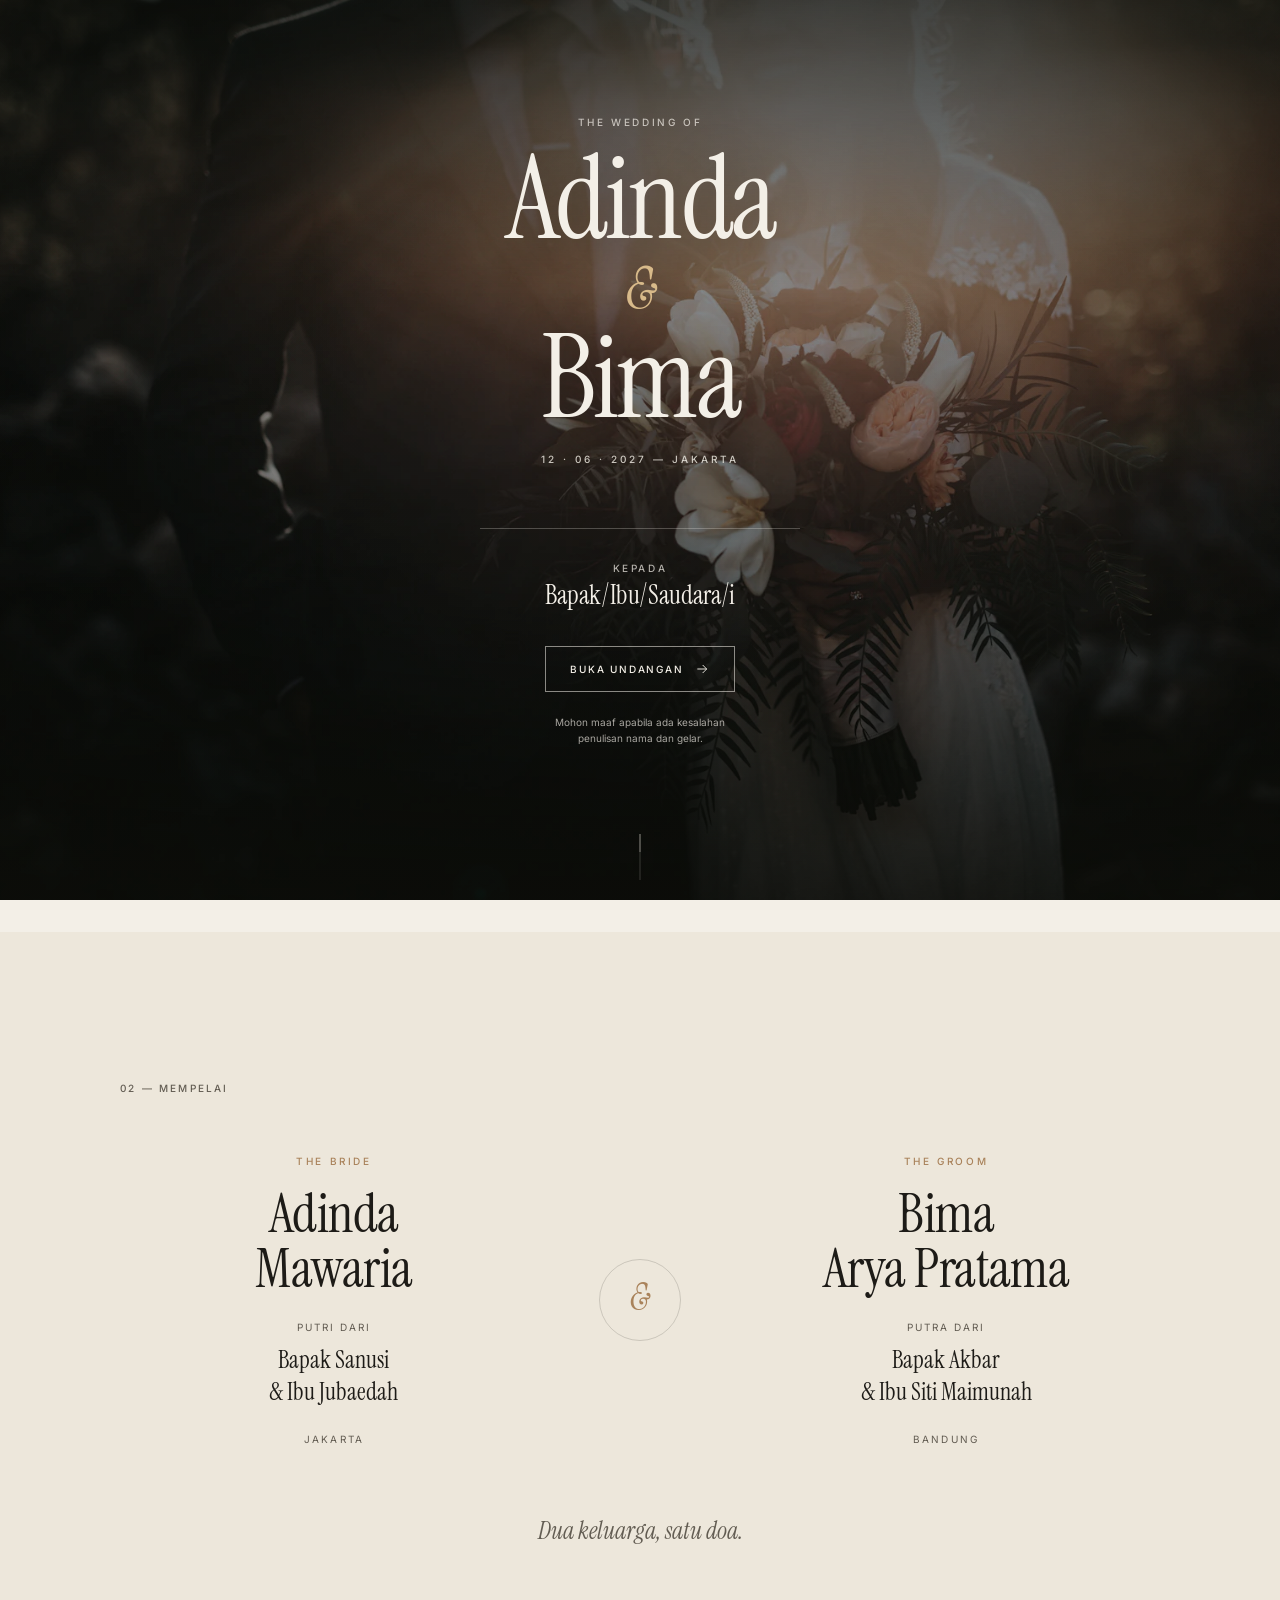
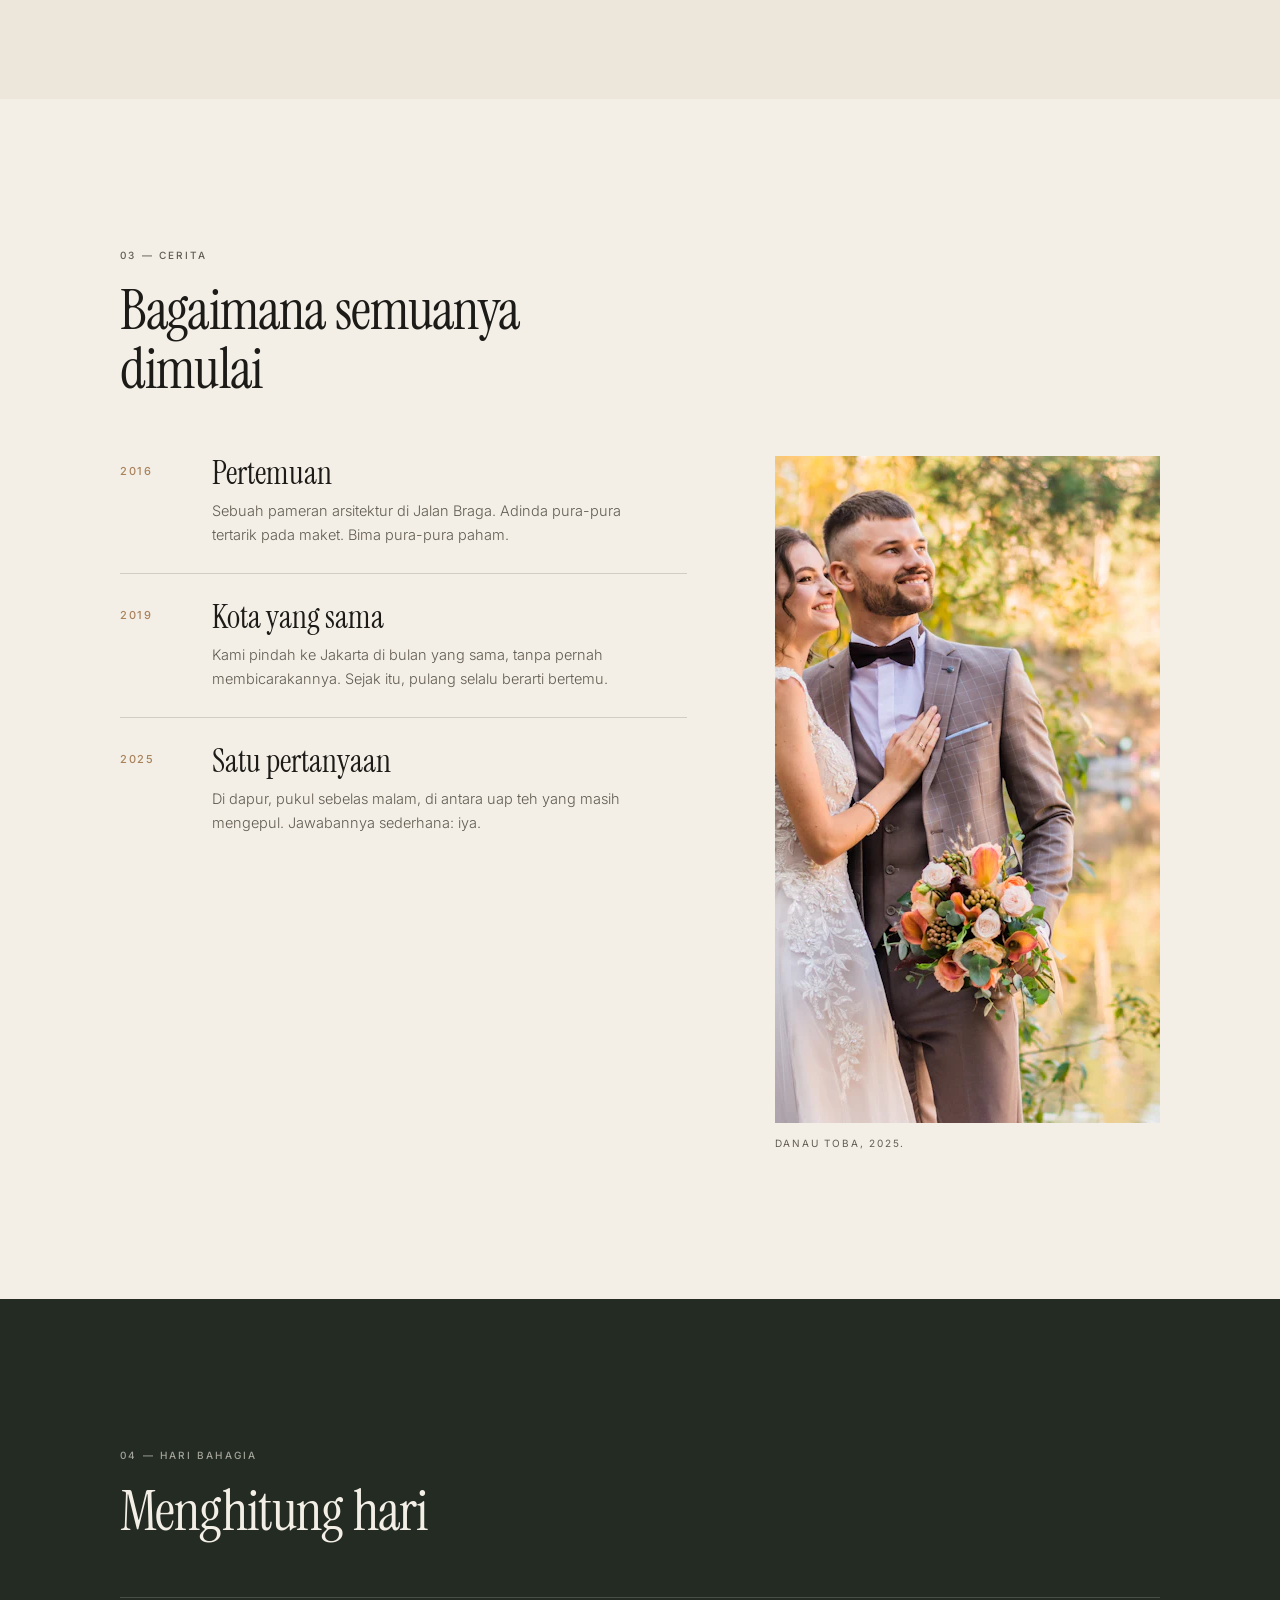
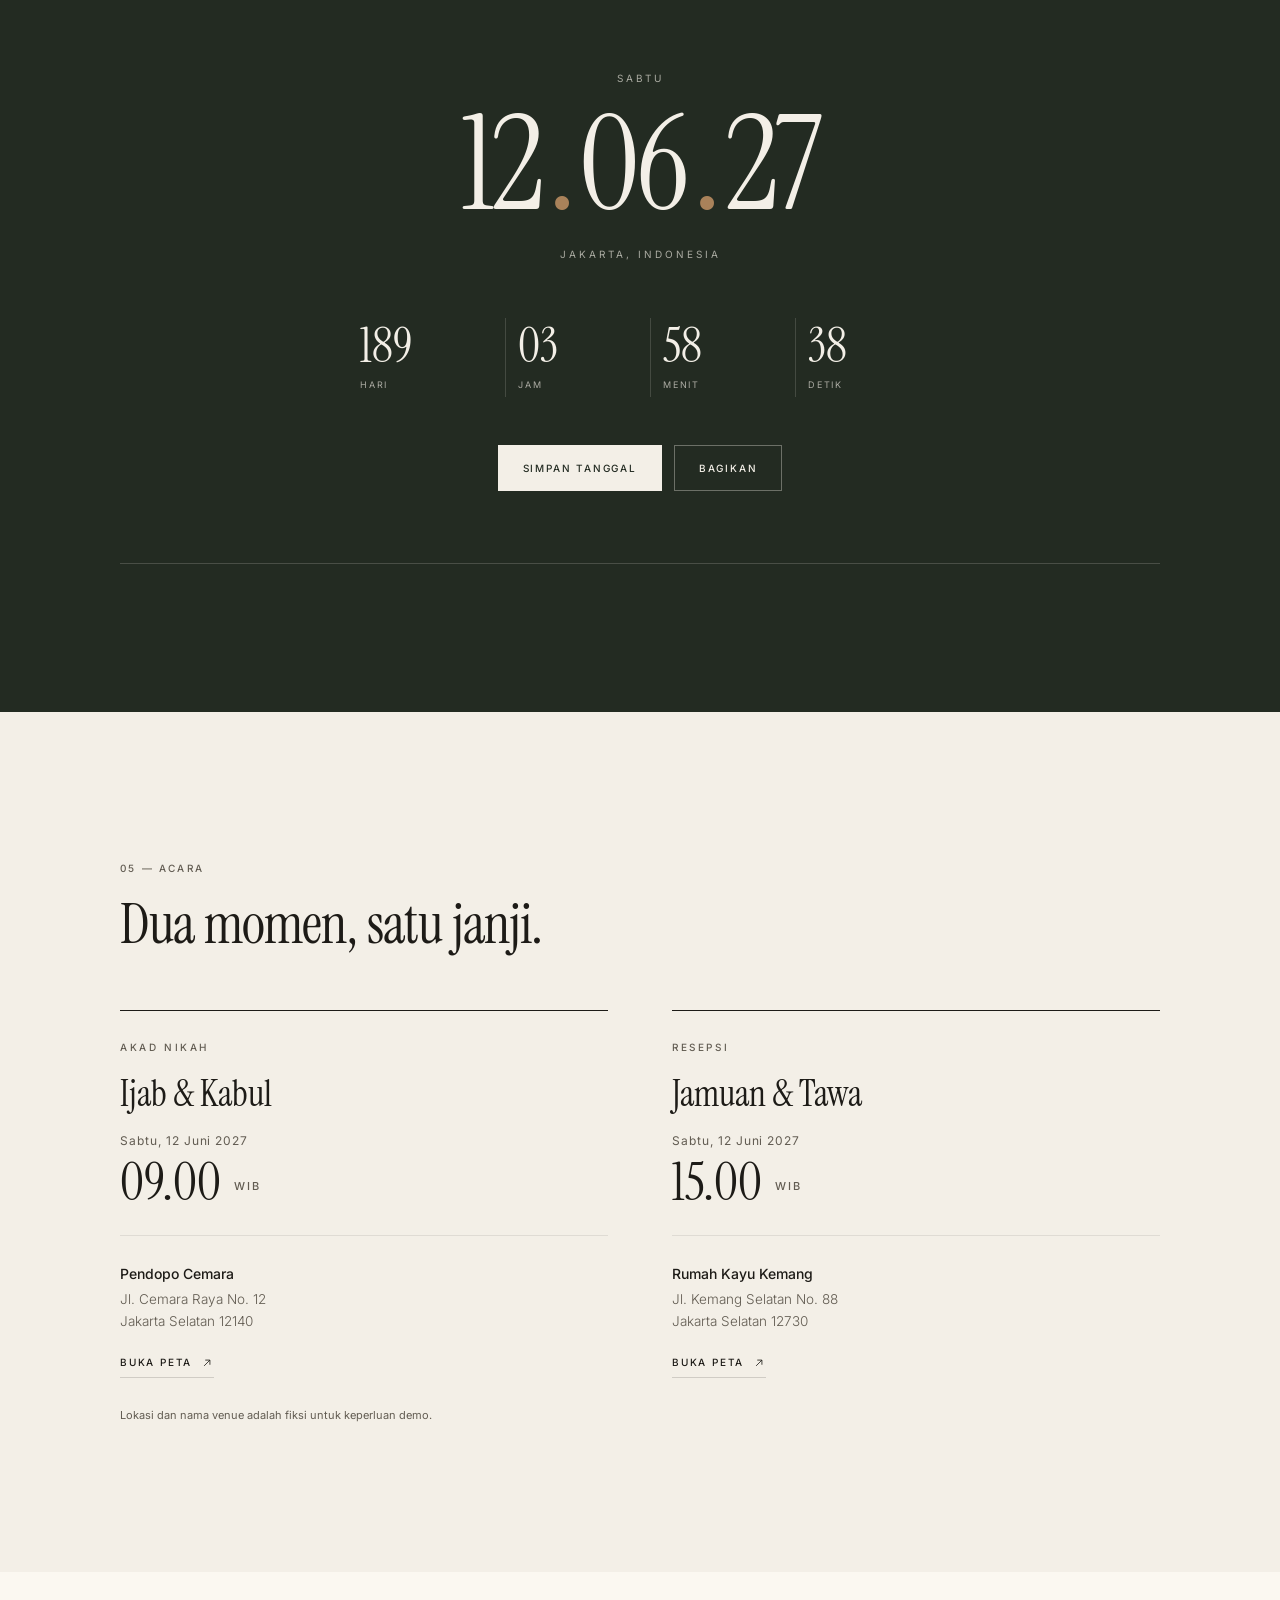
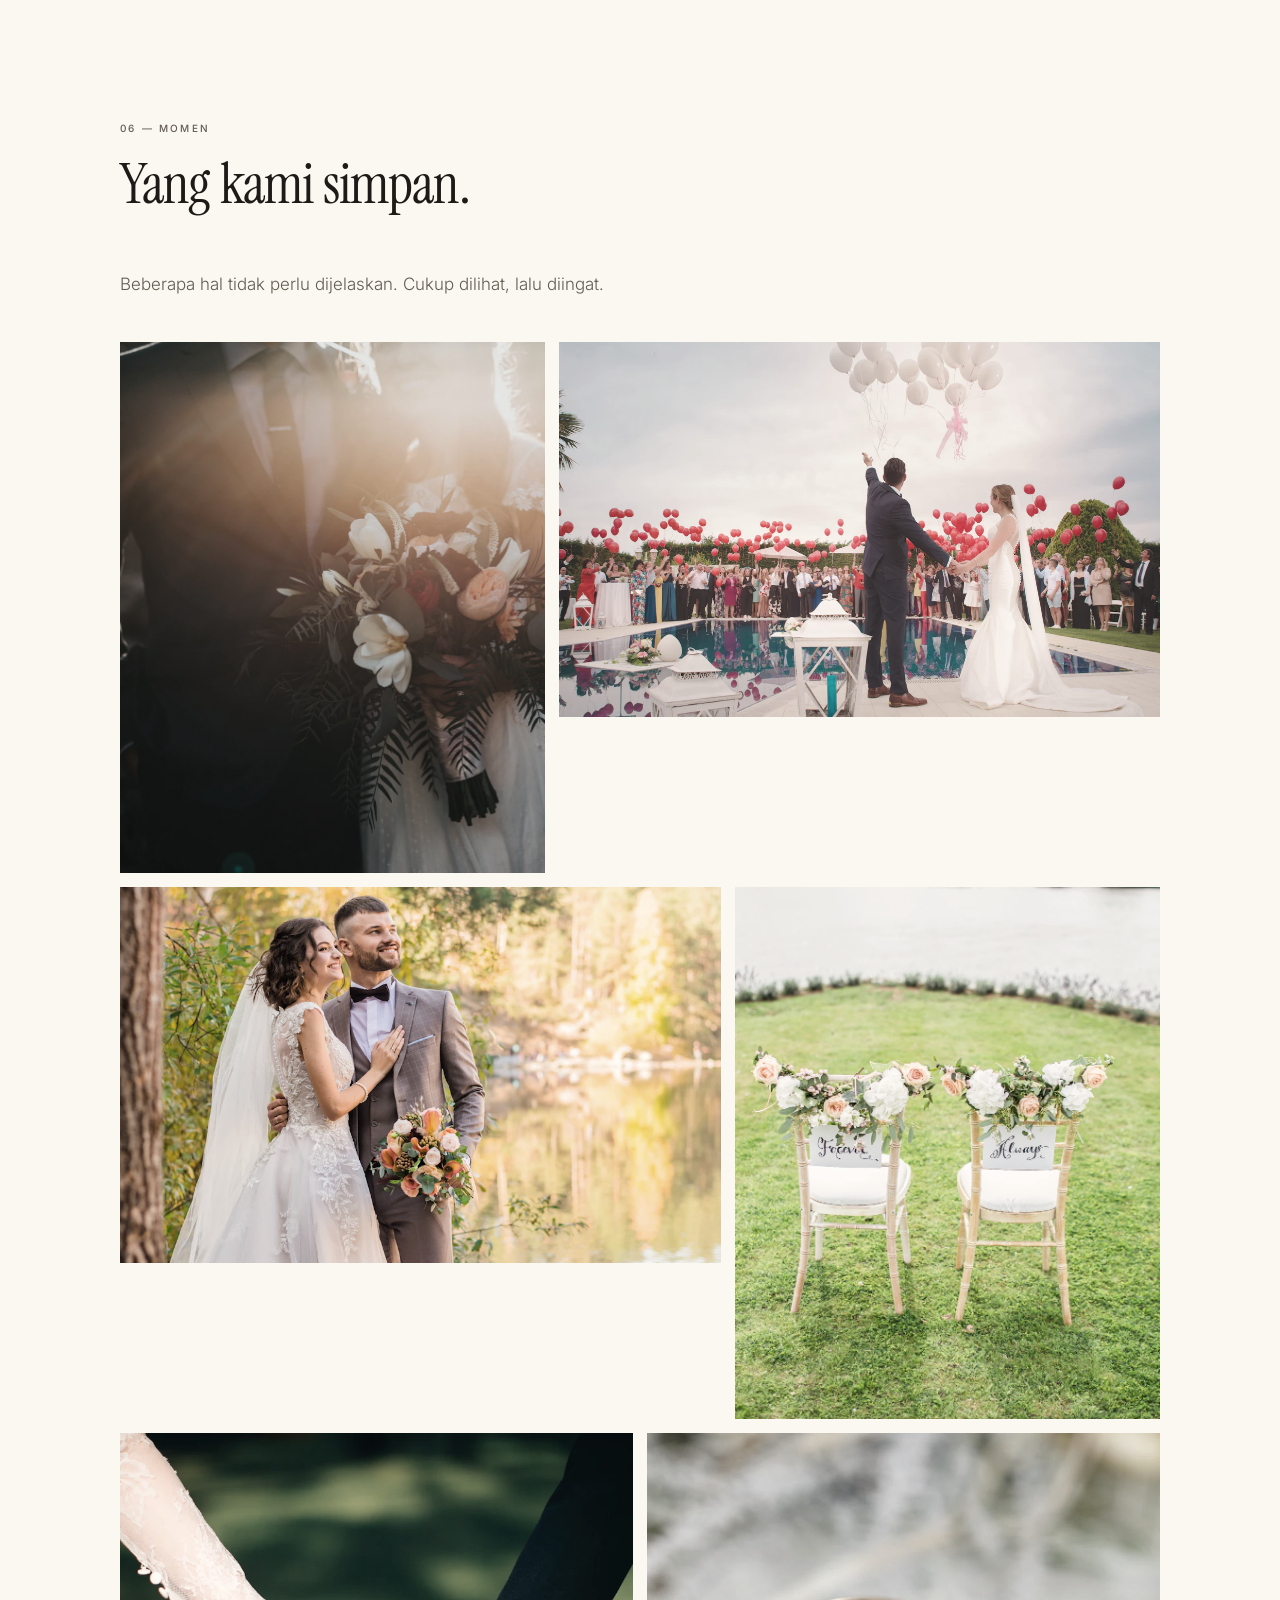
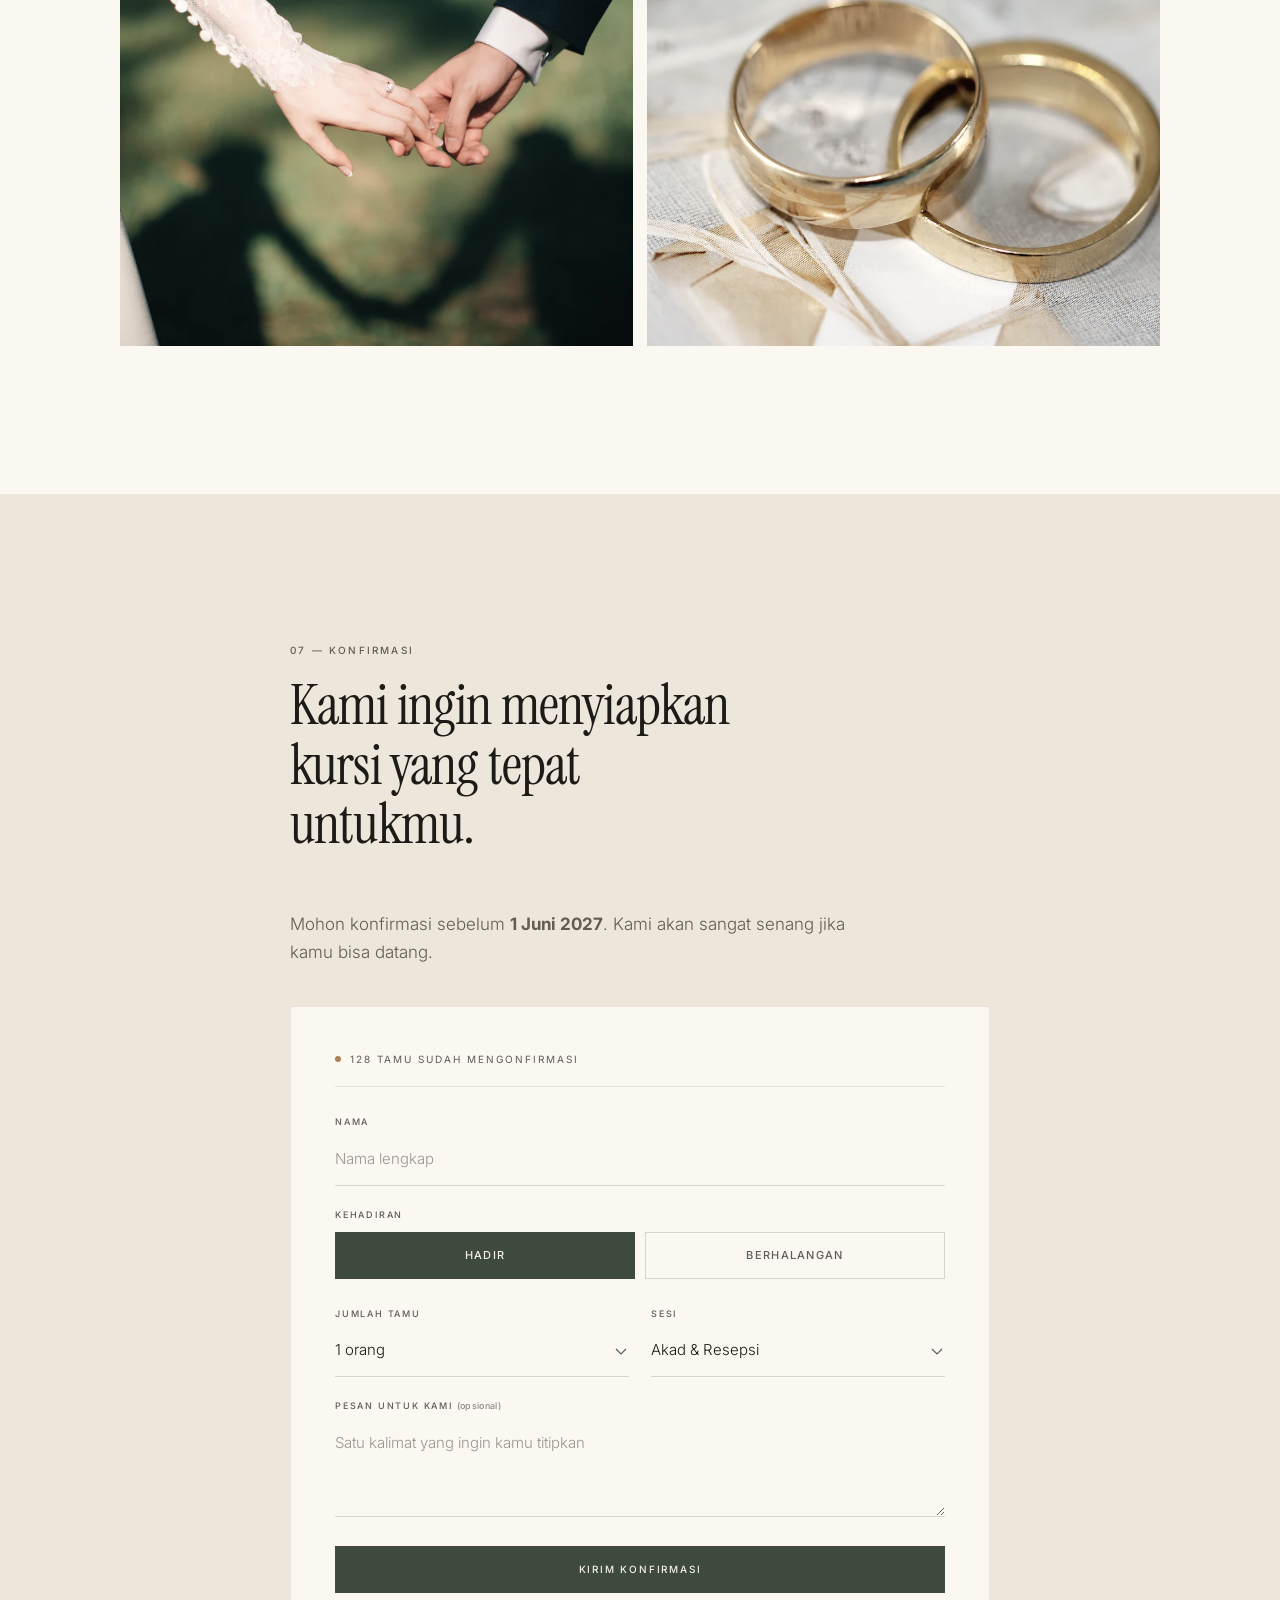
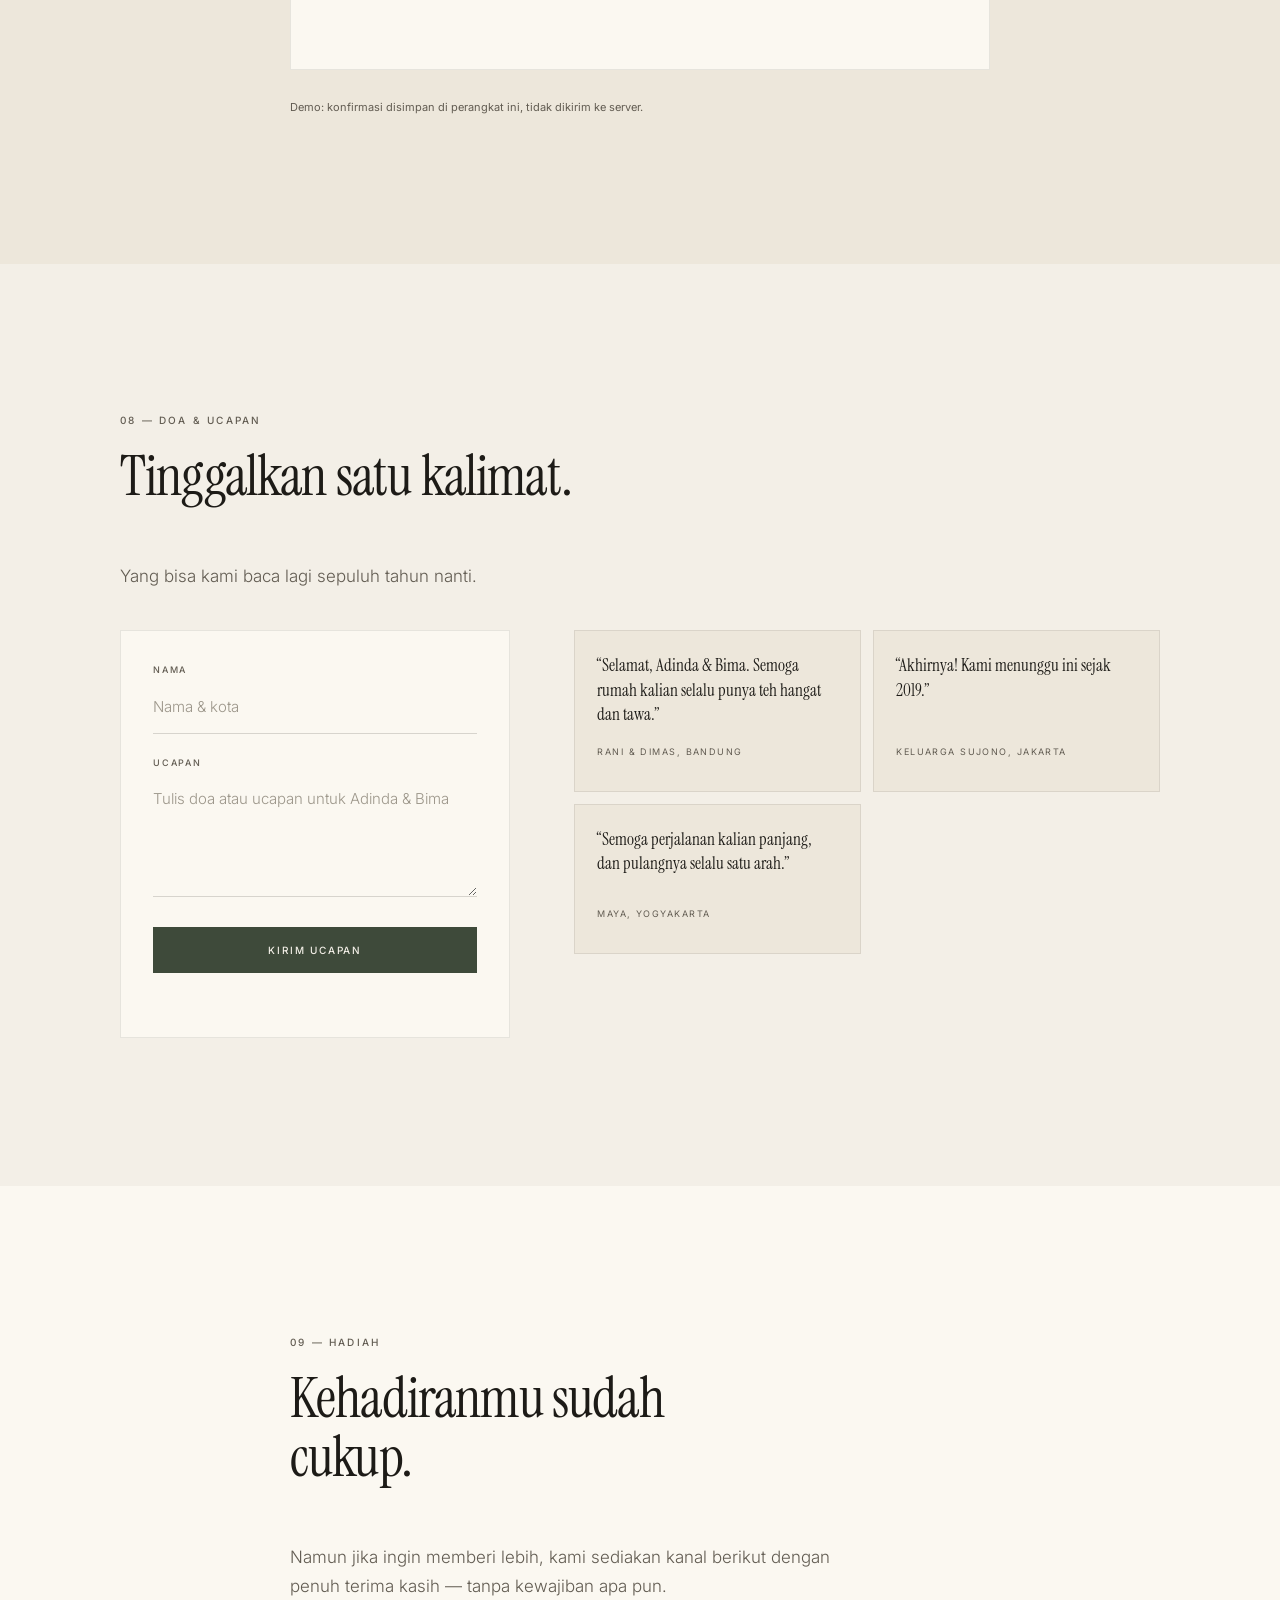
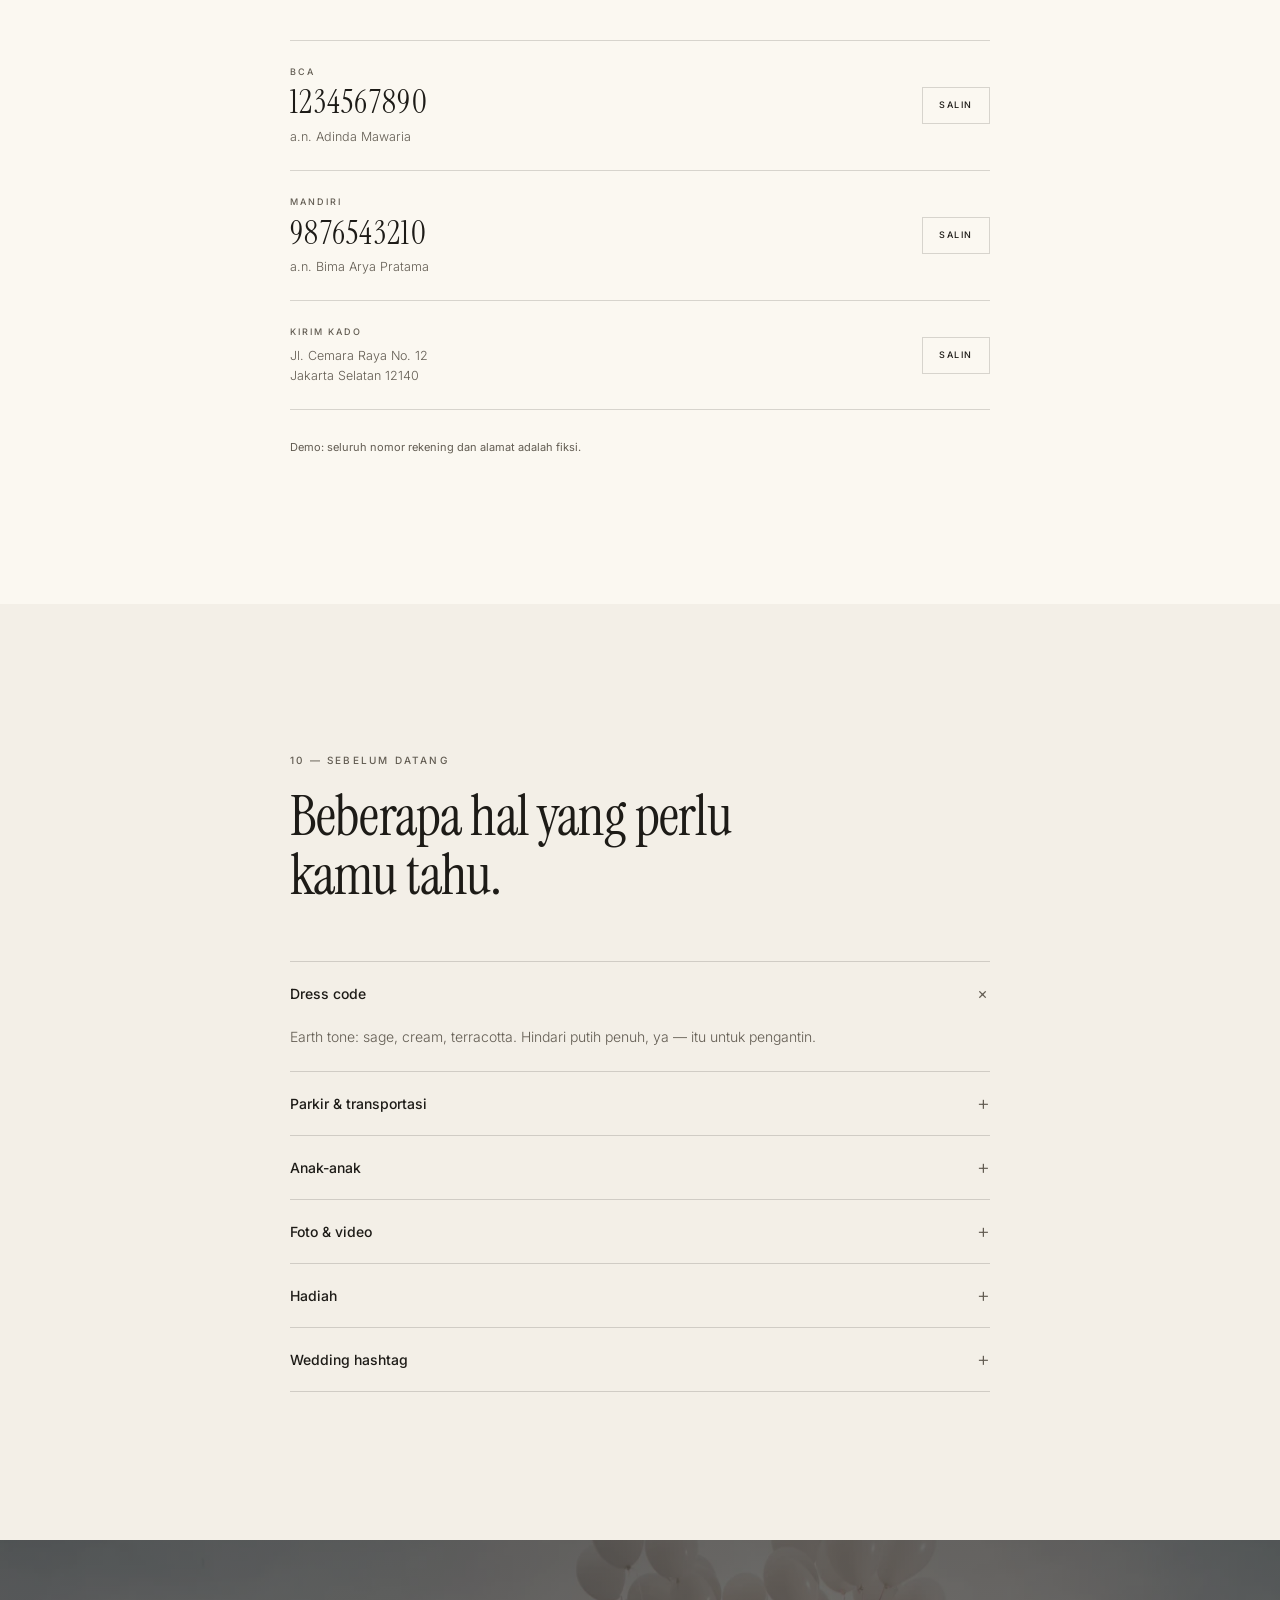
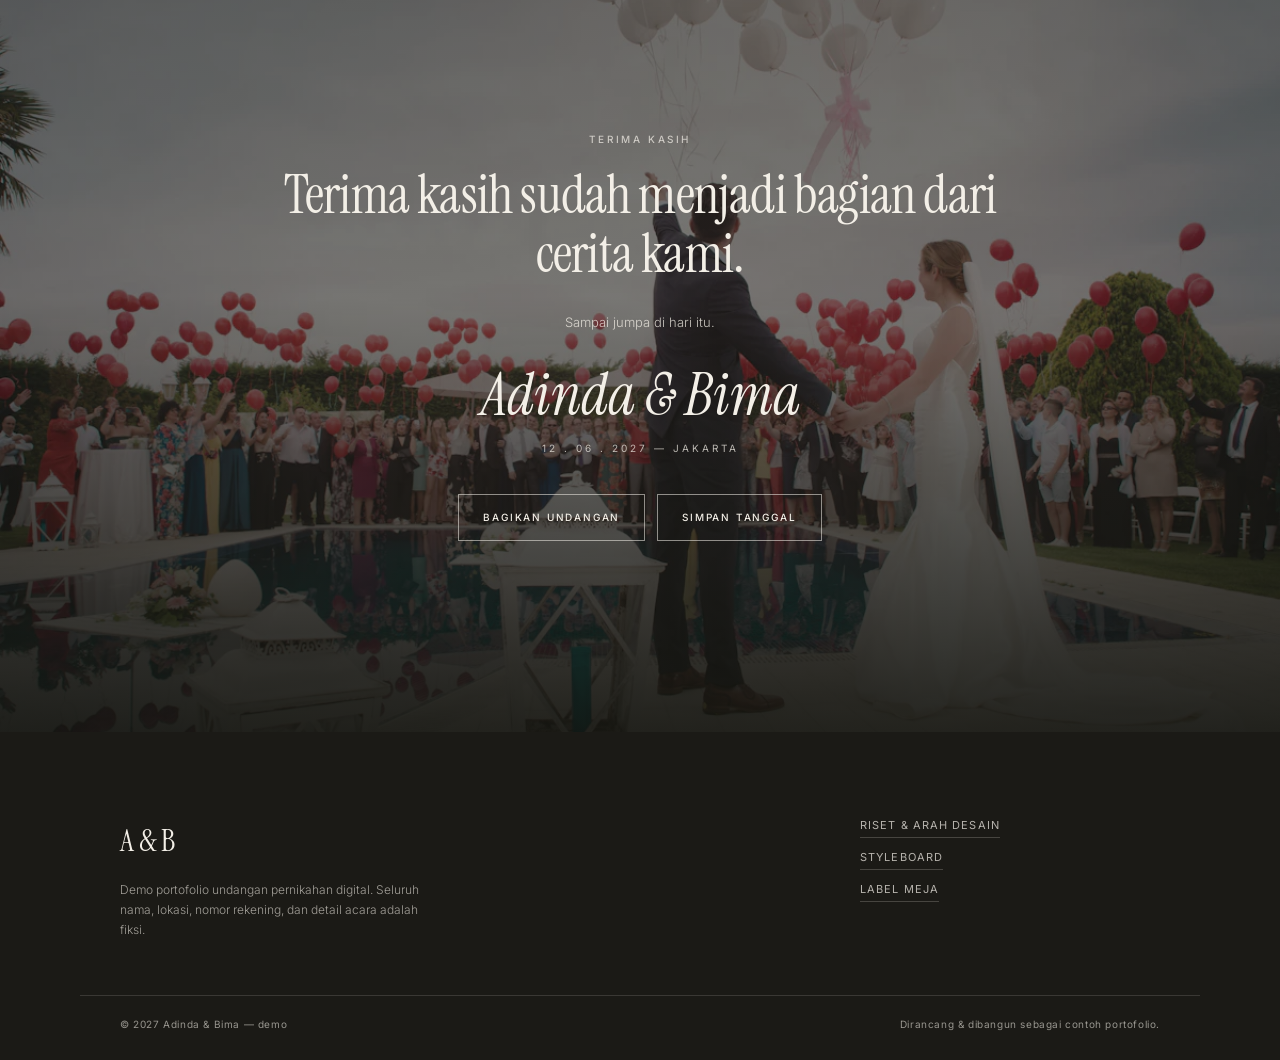
<file: index.html>
<!doctype html>
<html lang="id">
<head>
<meta charset="utf-8" />
<meta name="viewport" content="width=device-width, initial-scale=1, viewport-fit=cover" />
<title>Adinda &amp; Bima — 12 Juni 2027</title>
<meta name="description" content="Undangan pernikahan digital Adinda & Bima. 12 Juni 2027, Jakarta. Demo portofolio undangan pernikahan digital." />
<meta name="theme-color" content="#F3EFE7" />
<meta name="robots" content="index, follow" />
<link rel="canonical" href="https://adinda-bima.pages.dev/" />

<meta property="og:type" content="website" />
<meta property="og:site_name" content="Adinda & Bima" />
<meta property="og:title" content="Adinda & Bima — 12 Juni 2027" />
<meta property="og:description" content="Kami menikah, dan kami ingin merayakannya bersama orang-orang yang kami sayangi." />
<meta property="og:image" content="https://adinda-bima.pages.dev/assets/og.jpg" />
<meta property="og:image:width" content="1200" />
<meta property="og:image:height" content="630" />
<meta property="og:image:alt" content="Adinda dan Bima berfoto dengan buket bunga di bawah cahaya senja" />
<meta property="og:url" content="https://adinda-bima.pages.dev/" />
<meta name="twitter:card" content="summary_large_image" />

<link rel="icon" href="/assets/favicon.svg" type="image/svg+xml" />

<link rel="preconnect" href="https://fonts.googleapis.com" />
<link rel="preconnect" href="https://fonts.gstatic.com" crossorigin />
<link href="https://fonts.googleapis.com/css2?family=Instrument+Serif:ital@0;1&family=Inter:wght@300;400;500;600&display=swap" rel="stylesheet" />
<link rel="preload" as="image" href="assets/cover.webp" />
<link rel="stylesheet" href="styles.css" />
</head>
<body class="is-locked">

<a class="skip-link" href="#opening">Lewati ke isi undangan</a>

<div class="progress" aria-hidden="true"><span id="progressBar"></span></div>

<!-- ============ GATE ============ -->
<section class="gate" id="gate" aria-label="Sampul undangan">
  <div class="gate-media">
    <img src="assets/cover.webp" alt="Adinda dan Bima berfoto dengan buket bunga di bawah cahaya senja" fetchpriority="high" />
  </div>
  <div class="gate-scrim" aria-hidden="true"></div>

  <div class="gate-inner">
    <p class="eyebrow eyebrow-light">The Wedding Of</p>
    <h1 class="gate-names">Adinda<span class="gate-amp">&amp;</span>Bima</h1>
    <p class="gate-date">12 &middot; 06 &middot; 2027 &mdash; Jakarta</p>

    <div class="gate-guest">
      <span class="eyebrow eyebrow-light">Kepada</span>
      <p class="gate-guest-name" id="guestName">Bapak/Ibu/Saudara/i</p>
    </div>

    <button class="btn btn-outline-light" id="openInvitation" type="button">
      <span>Buka Undangan</span>
      <svg viewBox="0 0 24 24" fill="none" stroke="currentColor" stroke-width="1.4" aria-hidden="true"><path d="M5 12h14M13 6l6 6-6 6"/></svg>
    </button>

    <p class="gate-note">Mohon maaf apabila ada kesalahan penulisan nama dan gelar.</p>
  </div>

  <div class="gate-scroll" aria-hidden="true">
    <span></span>
  </div>
</section>

<div class="content" id="content" aria-hidden="true">

  <main>

  <!-- ============ 01 OPENING ============ -->
  <section class="section section-opening" id="opening">
    <div class="wrap reveal">
      <p class="sec-num">01 &mdash; Pembuka</p>
      <h2 class="statement">
        Kami menikah, dan kami ingin merayakannya bersama orang-orang yang <em>kami sayangi.</em>
      </h2>
      <p class="lede">
        Dengan penuh syukur, kami mengundang Bapak/Ibu/Saudara/i untuk menjadi bagian
        dari hari yang kami tunggu.
      </p>

      <figure class="pullquote">
        <blockquote>&ldquo;Rumah bukan tempat. Rumah adalah orang yang kita pilih untuk pulang.&rdquo;</blockquote>
        <figcaption>catatan kami</figcaption>
      </figure>

      <p class="signature">Adinda &amp; Bima</p>
    </div>
  </section>

  <!-- ============ 02 COUPLE ============ -->
  <section class="section section-couple" id="couple">
    <div class="wrap">
      <div class="sec-head reveal">
        <p class="sec-num">02 &mdash; Mempelai</p>
      </div>

      <div class="couple-grid">
        <article class="person reveal">
          <p class="eyebrow">The Bride</p>
          <h3 class="person-name">Adinda<br />Mawaria</h3>
          <p class="person-meta">Putri dari</p>
          <p class="person-parents">Bapak Sanusi<br />&amp; Ibu Jubaedah</p>
          <p class="person-origin">Jakarta</p>
        </article>

        <div class="couple-mark reveal" aria-hidden="true">
          <span>&amp;</span>
        </div>

        <article class="person reveal">
          <p class="eyebrow">The Groom</p>
          <h3 class="person-name">Bima<br />Arya Pratama</h3>
          <p class="person-meta">Putra dari</p>
          <p class="person-parents">Bapak Akbar<br />&amp; Ibu Siti Maimunah</p>
          <p class="person-origin">Bandung</p>
        </article>
      </div>

      <p class="couple-note reveal">Dua keluarga, satu doa.</p>
    </div>
  </section>

  <!-- ============ 03 STORY ============ -->
  <section class="section section-story" id="story">
    <div class="wrap">
      <div class="sec-head reveal">
        <p class="sec-num">03 &mdash; Cerita</p>
        <h2 class="sec-title">Bagaimana semuanya dimulai</h2>
      </div>

      <div class="story-layout">
        <div class="story-list">
          <article class="story-item reveal">
            <span class="story-year">2016</span>
            <div>
              <h3>Pertemuan</h3>
              <p>Sebuah pameran arsitektur di Jalan Braga. Adinda pura-pura tertarik pada maket. Bima pura-pura paham.</p>
            </div>
          </article>

          <article class="story-item reveal">
            <span class="story-year">2019</span>
            <div>
              <h3>Kota yang sama</h3>
              <p>Kami pindah ke Jakarta di bulan yang sama, tanpa pernah membicarakannya. Sejak itu, pulang selalu berarti bertemu.</p>
            </div>
          </article>

          <article class="story-item reveal">
            <span class="story-year">2025</span>
            <div>
              <h3>Satu pertanyaan</h3>
              <p>Di dapur, pukul sebelas malam, di antara uap teh yang masih mengepul. Jawabannya sederhana: iya.</p>
            </div>
          </article>
        </div>

        <figure class="story-media reveal">
          <img src="assets/gallery-5.webp" alt="Adinda dan Bima berfoto di tepi danau" loading="lazy" width="1000" height="667" />
          <figcaption>Danau Toba, 2025.</figcaption>
        </figure>
      </div>
    </div>
  </section>

  <!-- ============ 04 SAVE THE DATE ============ -->
  <section class="section section-date" id="date">
    <div class="wrap">
      <div class="sec-head reveal">
        <p class="sec-num">04 &mdash; Hari Bahagia</p>
        <h2 class="sec-title">Menghitung hari</h2>
      </div>

      <div class="date-block reveal">
        <p class="date-line">Sabtu</p>
        <p class="date-big">12<span>.</span>06<span>.</span>27</p>
        <p class="date-place">Jakarta, Indonesia</p>

        <div class="countdown" id="countdown" aria-label="Hitung mundur ke hari pernikahan">
          <div class="count-cell"><span class="count-num" id="cdDays">00</span><span class="count-label">Hari</span></div>
          <div class="count-cell"><span class="count-num" id="cdHours">00</span><span class="count-label">Jam</span></div>
          <div class="count-cell"><span class="count-num" id="cdMinutes">00</span><span class="count-label">Menit</span></div>
          <div class="count-cell"><span class="count-num" id="cdSeconds">00</span><span class="count-label">Detik</span></div>
        </div>

        <div class="date-actions">
          <button class="btn btn-solid" type="button" id="saveDate">Simpan Tanggal</button>
          <button class="btn btn-ghost" type="button" data-share>Bagikan</button>
        </div>
      </div>
    </div>
  </section>

  <!-- ============ 05 EVENTS ============ -->
  <section class="section section-events" id="events">
    <div class="wrap">
      <div class="sec-head reveal">
        <p class="sec-num">05 &mdash; Acara</p>
        <h2 class="sec-title">Dua momen, satu janji.</h2>
      </div>

      <div class="event-grid">
        <article class="event-card reveal">
          <p class="eyebrow">Akad Nikah</p>
          <h3 class="event-name">Ijab &amp; Kabul</h3>
          <p class="event-date">Sabtu, 12 Juni 2027</p>
          <p class="event-time">09.00 <span>WIB</span></p>
          <div class="event-rule" aria-hidden="true"></div>
          <p class="event-venue">Pendopo Cemara</p>
          <p class="event-address">Jl. Cemara Raya No. 12<br />Jakarta Selatan 12140</p>
          <a class="link-arrow" href="https://www.google.com/maps/search/?api=1&amp;query=Pendopo+Cemara+Jakarta" target="_blank" rel="noopener">
            Buka Peta
            <svg viewBox="0 0 24 24" fill="none" stroke="currentColor" stroke-width="1.4" aria-hidden="true"><path d="M7 17 17 7M9 7h8v8"/></svg>
          </a>
        </article>

        <article class="event-card reveal">
          <p class="eyebrow">Resepsi</p>
          <h3 class="event-name">Jamuan &amp; Tawa</h3>
          <p class="event-date">Sabtu, 12 Juni 2027</p>
          <p class="event-time">15.00 <span>WIB</span></p>
          <div class="event-rule" aria-hidden="true"></div>
          <p class="event-venue">Rumah Kayu Kemang</p>
          <p class="event-address">Jl. Kemang Selatan No. 88<br />Jakarta Selatan 12730</p>
          <a class="link-arrow" href="https://www.google.com/maps/search/?api=1&amp;query=Rumah+Kayu+Kemang+Jakarta" target="_blank" rel="noopener">
            Buka Peta
            <svg viewBox="0 0 24 24" fill="none" stroke="currentColor" stroke-width="1.4" aria-hidden="true"><path d="M7 17 17 7M9 7h8v8"/></svg>
          </a>
        </article>
      </div>

      <p class="footnote reveal">Lokasi dan nama venue adalah fiksi untuk keperluan demo.</p>
    </div>
  </section>

  <!-- ============ 06 GALLERY ============ -->
  <section class="section section-gallery" id="gallery">
    <div class="wrap">
      <div class="sec-head reveal">
        <p class="sec-num">06 &mdash; Momen</p>
        <h2 class="sec-title">Yang kami simpan.</h2>
      </div>
      <p class="lede left reveal">Beberapa hal tidak perlu dijelaskan. Cukup dilihat, lalu diingat.</p>

      <div class="gallery-grid" id="galleryGrid">
        <button class="shot shot-tall reveal" type="button" data-full="assets/cover.webp" data-caption="Senja di Taman Cemara, 2026.">
          <img src="assets/cover.webp" alt="Adinda dan Bima dengan buket bunga di bawah cahaya senja" loading="lazy" />
        </button>
        <button class="shot shot-wide reveal" type="button" data-full="assets/gallery-1.webp" data-caption="Melepas balon, sehari sebelum akad.">
          <img src="assets/gallery-1.webp" alt="Pasangan melepas balon di tepi kolam" loading="lazy" />
        </button>
        <button class="shot shot-wide reveal" type="button" data-full="assets/gallery-5.webp" data-caption="Danau Toba, 2025.">
          <img src="assets/gallery-5.webp" alt="Adinda dan Bima berfoto di tepi danau" loading="lazy" />
        </button>
        <button class="shot shot-tall reveal" type="button" data-full="assets/couple-a.webp" data-caption="Forever, always.">
          <img src="assets/couple-a.webp" alt="Dua kursi pengantin berhias bunga dengan tulisan Forever dan Always" loading="lazy" />
        </button>
        <button class="shot shot-square reveal" type="button" data-full="assets/gallery-3.webp" data-caption="Bayangan yang kebetulan berbentuk hati.">
          <img src="assets/gallery-3.webp" alt="Tangan pasangan saling menggenggam dengan bayangan berbentuk hati" loading="lazy" />
        </button>
        <button class="shot shot-square reveal" type="button" data-full="assets/couple-b.webp" data-caption="Dua cincin, satu janji.">
          <img src="assets/couple-b.webp" alt="Dua cincin pernikahan berwarna emas" loading="lazy" />
        </button>
      </div>
    </div>
  </section>

  <!-- ============ 07 RSVP ============ -->
  <section class="section section-rsvp" id="rsvp">
    <div class="wrap wrap-narrow">
      <div class="sec-head reveal">
        <p class="sec-num">07 &mdash; Konfirmasi</p>
        <h2 class="sec-title">Kami ingin menyiapkan kursi yang tepat untukmu.</h2>
      </div>
      <p class="lede left reveal">Mohon konfirmasi sebelum <strong>1 Juni 2027</strong>. Kami akan sangat senang jika kamu bisa datang.</p>

      <div class="rsvp-card reveal">
        <p class="rsvp-count" id="rsvpCount" aria-live="polite">128 tamu sudah mengonfirmasi</p>

        <form id="rsvpForm" novalidate>
          <div class="field">
            <label for="rsvpName">Nama</label>
            <input id="rsvpName" name="name" type="text" autocomplete="name" placeholder="Nama lengkap" required maxlength="80" />
          </div>

          <fieldset class="field">
            <legend>Kehadiran</legend>
            <div class="choice-row">
              <label class="choice">
                <input type="radio" name="attendance" value="hadir" checked />
                <span>Hadir</span>
              </label>
              <label class="choice">
                <input type="radio" name="attendance" value="berhalangan" />
                <span>Berhalangan</span>
              </label>
            </div>
          </fieldset>

          <div class="field-row">
            <div class="field">
              <label for="rsvpGuests">Jumlah tamu</label>
              <select id="rsvpGuests" name="guests">
                <option value="1">1 orang</option>
                <option value="2">2 orang</option>
                <option value="3">3 orang</option>
                <option value="4">4 orang</option>
              </select>
            </div>
            <div class="field">
              <label for="rsvpSession">Sesi</label>
              <select id="rsvpSession" name="session">
                <option>Akad &amp; Resepsi</option>
                <option>Akad</option>
                <option>Resepsi</option>
              </select>
            </div>
          </div>

          <div class="field">
            <label for="rsvpNote">Pesan untuk kami <span class="optional">(opsional)</span></label>
            <textarea id="rsvpNote" name="note" rows="3" maxlength="280" placeholder="Satu kalimat yang ingin kamu titipkan"></textarea>
          </div>

          <button class="btn btn-solid btn-wide" type="submit">Kirim Konfirmasi</button>
          <p class="form-status" id="rsvpStatus" role="status" aria-live="polite"></p>
        </form>

        <div class="rsvp-success" id="rsvpSuccess" hidden>
          <p class="success-mark" aria-hidden="true">&#10003;</p>
          <h3 id="rsvpSuccessTitle">Terima kasih.</h3>
          <p id="rsvpSuccessText">Kehadiranmu sudah kami catat.</p>
          <button class="btn btn-ghost" type="button" id="rsvpEdit">Ubah konfirmasi</button>
        </div>
      </div>
      <p class="footnote reveal">Demo: konfirmasi disimpan di perangkat ini, tidak dikirim ke server.</p>
    </div>
  </section>

  <!-- ============ 08 WISHES ============ -->
  <section class="section section-wishes" id="wishes">
    <div class="wrap">
      <div class="sec-head reveal">
        <p class="sec-num">08 &mdash; Doa &amp; Ucapan</p>
        <h2 class="sec-title">Tinggalkan satu kalimat.</h2>
      </div>
      <p class="lede left reveal">Yang bisa kami baca lagi sepuluh tahun nanti.</p>

      <div class="wishes-layout">
        <form class="wish-form reveal" id="wishForm" novalidate>
          <div class="field">
            <label for="wishName">Nama</label>
            <input id="wishName" name="name" type="text" placeholder="Nama &amp; kota" required maxlength="60" />
          </div>
          <div class="field">
            <label for="wishText">Ucapan</label>
            <textarea id="wishText" name="text" rows="4" placeholder="Tulis doa atau ucapan untuk Adinda &amp; Bima" required maxlength="280"></textarea>
          </div>
          <button class="btn btn-solid btn-wide" type="submit">Kirim Ucapan</button>
          <p class="form-status" id="wishStatus" role="status" aria-live="polite"></p>
        </form>

        <div class="wish-wall" id="wishWall" aria-live="polite">
          <!-- diisi oleh app.js -->
        </div>
      </div>
    </div>
  </section>

  <!-- ============ 09 GIFT ============ -->
  <section class="section section-gift" id="gift">
    <div class="wrap wrap-narrow">
      <div class="sec-head reveal">
        <p class="sec-num">09 &mdash; Hadiah</p>
        <h2 class="sec-title">Kehadiranmu sudah cukup.</h2>
      </div>
      <p class="lede left reveal">
        Namun jika ingin memberi lebih, kami sediakan kanal berikut dengan penuh
        terima kasih &mdash; tanpa kewajiban apa pun.
      </p>

      <div class="gift-list">
        <article class="gift-card reveal">
          <div>
            <p class="gift-bank">BCA</p>
            <p class="gift-number">1234567890</p>
            <p class="gift-holder">a.n. Adinda Mawaria</p>
          </div>
          <button class="btn btn-ghost btn-copy" type="button" data-copy="1234567890">Salin</button>
        </article>

        <article class="gift-card reveal">
          <div>
            <p class="gift-bank">Mandiri</p>
            <p class="gift-number">9876543210</p>
            <p class="gift-holder">a.n. Bima Arya Pratama</p>
          </div>
          <button class="btn btn-ghost btn-copy" type="button" data-copy="9876543210">Salin</button>
        </article>

        <article class="gift-card gift-address reveal">
          <div>
            <p class="gift-bank">Kirim Kado</p>
            <p class="gift-holder">Jl. Cemara Raya No. 12<br />Jakarta Selatan 12140</p>
          </div>
          <button class="btn btn-ghost btn-copy" type="button" data-copy="Jl. Cemara Raya No. 12, Jakarta Selatan 12140">Salin</button>
        </article>
      </div>

      <p class="footnote reveal">Demo: seluruh nomor rekening dan alamat adalah fiksi.</p>
    </div>
  </section>

  <!-- ============ 10 PRACTICAL ============ -->
  <section class="section section-practical" id="practical">
    <div class="wrap wrap-narrow">
      <div class="sec-head reveal">
        <p class="sec-num">10 &mdash; Sebelum Datang</p>
        <h2 class="sec-title">Beberapa hal yang perlu kamu tahu.</h2>
      </div>

      <div class="accordion reveal">
        <details open>
          <summary>Dress code</summary>
          <p>Earth tone: sage, cream, terracotta. Hindari putih penuh, ya &mdash; itu untuk pengantin.</p>
        </details>
        <details>
          <summary>Parkir &amp; transportasi</summary>
          <p>Parkir tersedia di area venue. Kami sarankan datang 20 menit lebih awal. Taksi online diantar sampai lobi.</p>
        </details>
        <details>
          <summary>Anak-anak</summary>
          <p>Dengan senang hati. Kami sediakan area bermain kecil di dekat taman.</p>
        </details>
        <details>
          <summary>Foto &amp; video</summary>
          <p>Silakan ambil foto sebanyak yang kamu mau. Kami hanya minta tidak menghalangi prosesi.</p>
        </details>
        <details>
          <summary>Hadiah</summary>
          <p>Doa restu adalah hadiah terindah. Jika ingin memberi, kanal amplop digital tersedia di bagian sebelumnya.</p>
        </details>
        <details>
          <summary>Wedding hashtag</summary>
          <p>#AdindaBima2027 &mdash; kami senang melihat momen dari sudut pandangmu.</p>
        </details>
      </div>
    </div>
  </section>

  <!-- ============ CLOSING ============ -->
  <section class="closing" id="closing">
    <img class="closing-media" src="assets/gallery-1.webp" alt="Adinda dan Bima melepas balon di tepi kolam" loading="lazy" />
    <div class="closing-scrim" aria-hidden="true"></div>
    <div class="closing-inner reveal">
      <p class="eyebrow eyebrow-light">Terima Kasih</p>
      <h2 class="closing-title">Terima kasih sudah menjadi bagian dari cerita kami.</h2>
      <p class="closing-line">Sampai jumpa di hari itu.</p>
      <p class="closing-names">Adinda &amp; Bima</p>
      <p class="closing-date">12 . 06 . 2027 &mdash; Jakarta</p>
      <div class="closing-actions">
        <button class="btn btn-outline-light" type="button" data-share>Bagikan Undangan</button>
        <button class="btn btn-outline-light" type="button" id="saveDateBottom">Simpan Tanggal</button>
      </div>
    </div>
  </section>

  </main>

  <footer class="footer">
    <div class="wrap footer-grid">
      <div>
        <p class="footer-mark">A &amp; B</p>
        <p class="footer-note">
          Demo portofolio undangan pernikahan digital. Seluruh nama, lokasi,
          nomor rekening, dan detail acara adalah fiksi.
        </p>
      </div>
      <div class="footer-links">
        <a href="https://github.com/ridwanafazn/undangan-digital/blob/main/RESEARCH.md" target="_blank" rel="noopener">Riset &amp; arah desain</a>
        <a href="styleboard.html">Styleboard</a>
        <a href="table-card.html">Label Meja</a>
      </div>
    </div>
    <div class="wrap footer-bottom">
      <span>&copy; 2027 Adinda &amp; Bima &mdash; demo</span>
      <span>Dirancang &amp; dibangun sebagai contoh portofolio.</span>
    </div>
  </footer>

</div><!-- /.content -->

<!-- ============ FLOATING UI ============ -->
<button class="music-btn" id="musicToggle" type="button" aria-pressed="false" aria-label="Nyalakan musik" hidden>
  <svg class="icon-off" viewBox="0 0 24 24" fill="none" stroke="currentColor" stroke-width="1.4" aria-hidden="true">
    <path d="M4 9v6h4l5 4V5L8 9H4Z"/><path d="m17 9 4 6M21 9l-4 6"/>
  </svg>
  <svg class="icon-on" viewBox="0 0 24 24" fill="none" stroke="currentColor" stroke-width="1.4" aria-hidden="true">
    <path d="M4 9v6h4l5 4V5L8 9H4Z"/><path d="M17 8.5a5 5 0 0 1 0 7M19.5 6a8.5 8.5 0 0 1 0 12"/>
  </svg>
</button>

<nav class="dock" id="dock" aria-label="Navigasi undangan" hidden>
  <a href="#opening" data-nav="opening">
    <svg viewBox="0 0 24 24" fill="none" stroke="currentColor" stroke-width="1.4" aria-hidden="true"><path d="M4 11 12 4l8 7v9H4v-9Z"/><path d="M9 20v-6h6v6"/></svg>
    <span>Beranda</span>
  </a>
  <a href="#couple" data-nav="couple">
    <svg viewBox="0 0 24 24" fill="none" stroke="currentColor" stroke-width="1.4" aria-hidden="true"><circle cx="9" cy="12" r="4.2"/><circle cx="15" cy="12" r="4.2"/></svg>
    <span>Pasangan</span>
  </a>
  <a href="#events" data-nav="events">
    <svg viewBox="0 0 24 24" fill="none" stroke="currentColor" stroke-width="1.4" aria-hidden="true"><rect x="4" y="5" width="16" height="15" rx="1.5"/><path d="M4 9h16M8 3v4M16 3v4"/></svg>
    <span>Acara</span>
  </a>
  <a href="#rsvp" data-nav="rsvp">
    <svg viewBox="0 0 24 24" fill="none" stroke="currentColor" stroke-width="1.4" aria-hidden="true"><rect x="3.5" y="5.5" width="17" height="13" rx="1.5"/><path d="m4 7 8 6 8-6"/></svg>
    <span>RSVP</span>
  </a>
  <a href="#gift" data-nav="gift">
    <svg viewBox="0 0 24 24" fill="none" stroke="currentColor" stroke-width="1.4" aria-hidden="true"><rect x="4" y="9" width="16" height="11" rx="1"/><path d="M3 9h18v4H3zM12 9v11M12 9c-3 0-5-1-5-3a2 2 0 0 1 4 0c0 2 1 3 1 3Zm0 0c3 0 5-1 5-3a2 2 0 0 0-4 0c0 2-1 3-1 3Z"/></svg>
    <span>Hadiah</span>
  </a>
</nav>

<!-- ============ LIGHTBOX ============ -->
<dialog class="lightbox" id="lightbox">
  <button class="lightbox-close" type="button" id="lightboxClose" aria-label="Tutup foto">&times;</button>
  <img id="lightboxImg" alt="" />
  <p id="lightboxCaption"></p>
</dialog>

<script src="app.js"></script>
</body>
</html>
</file>
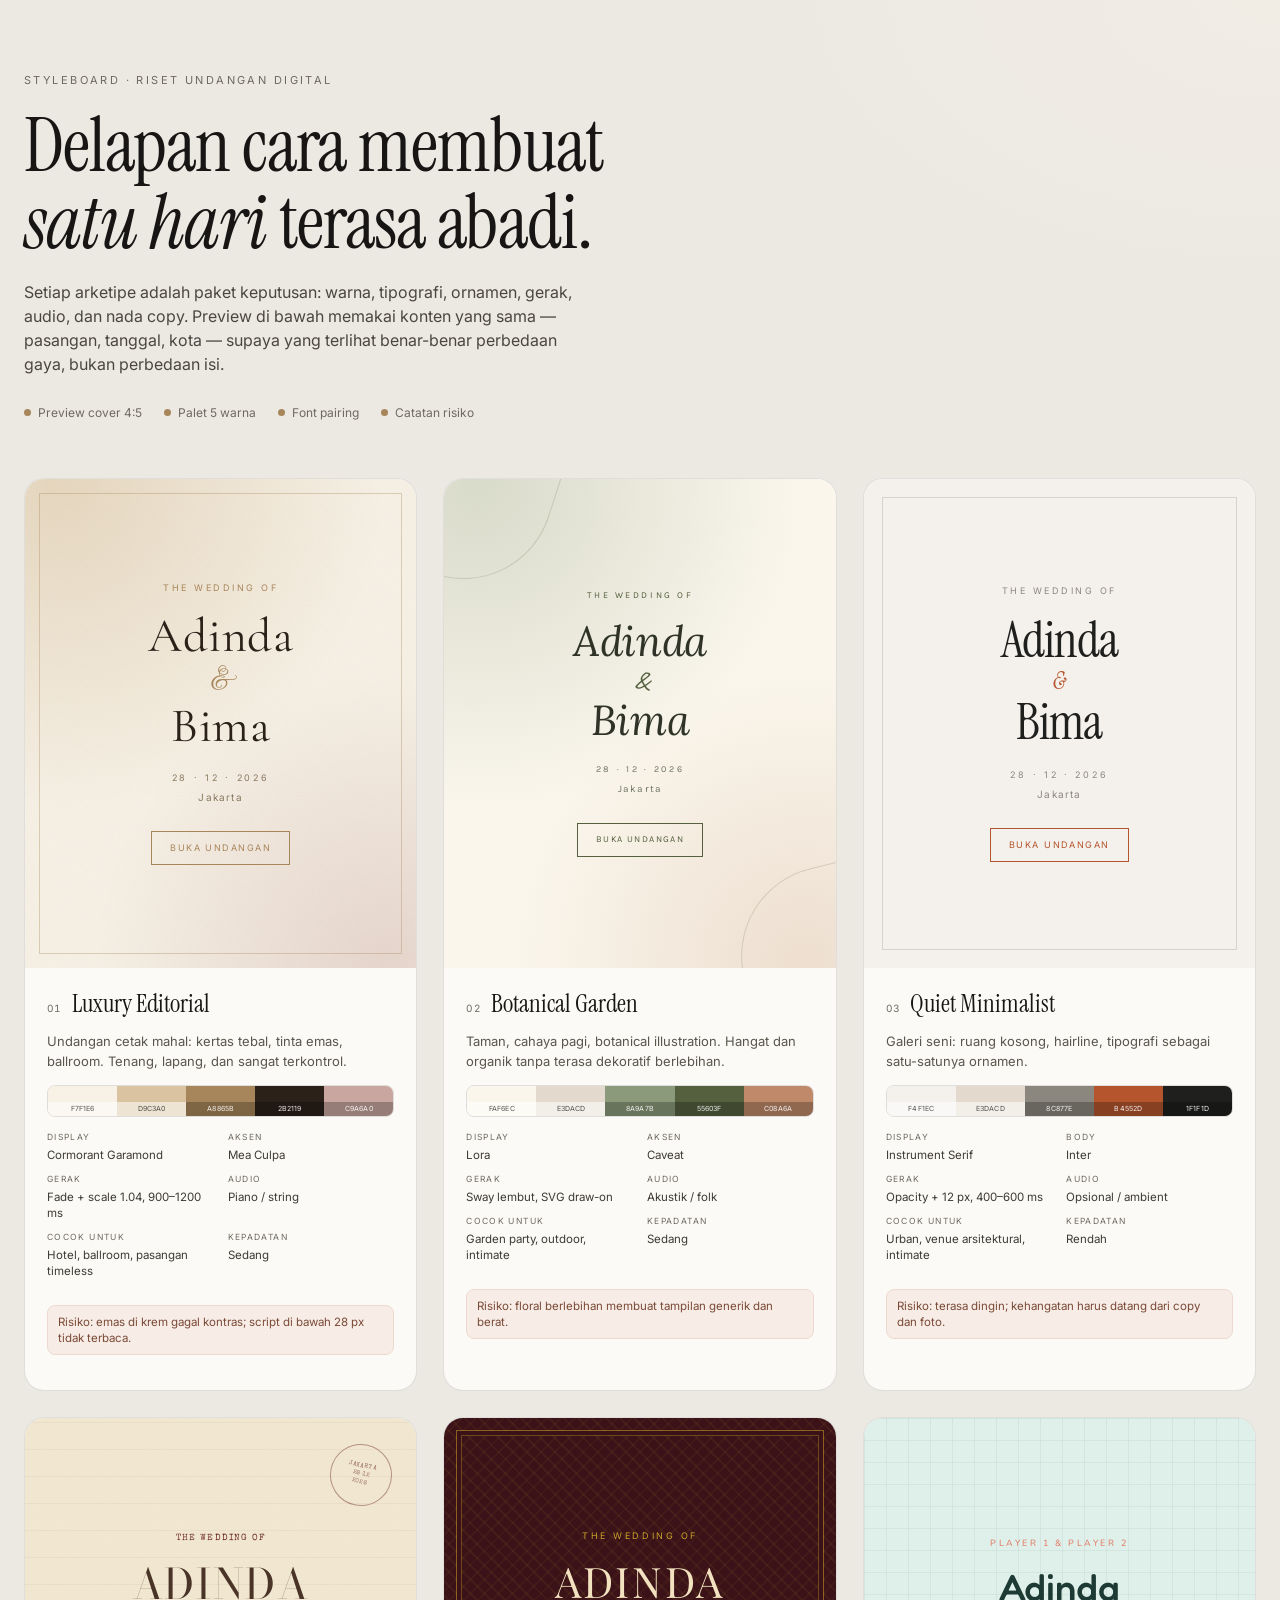
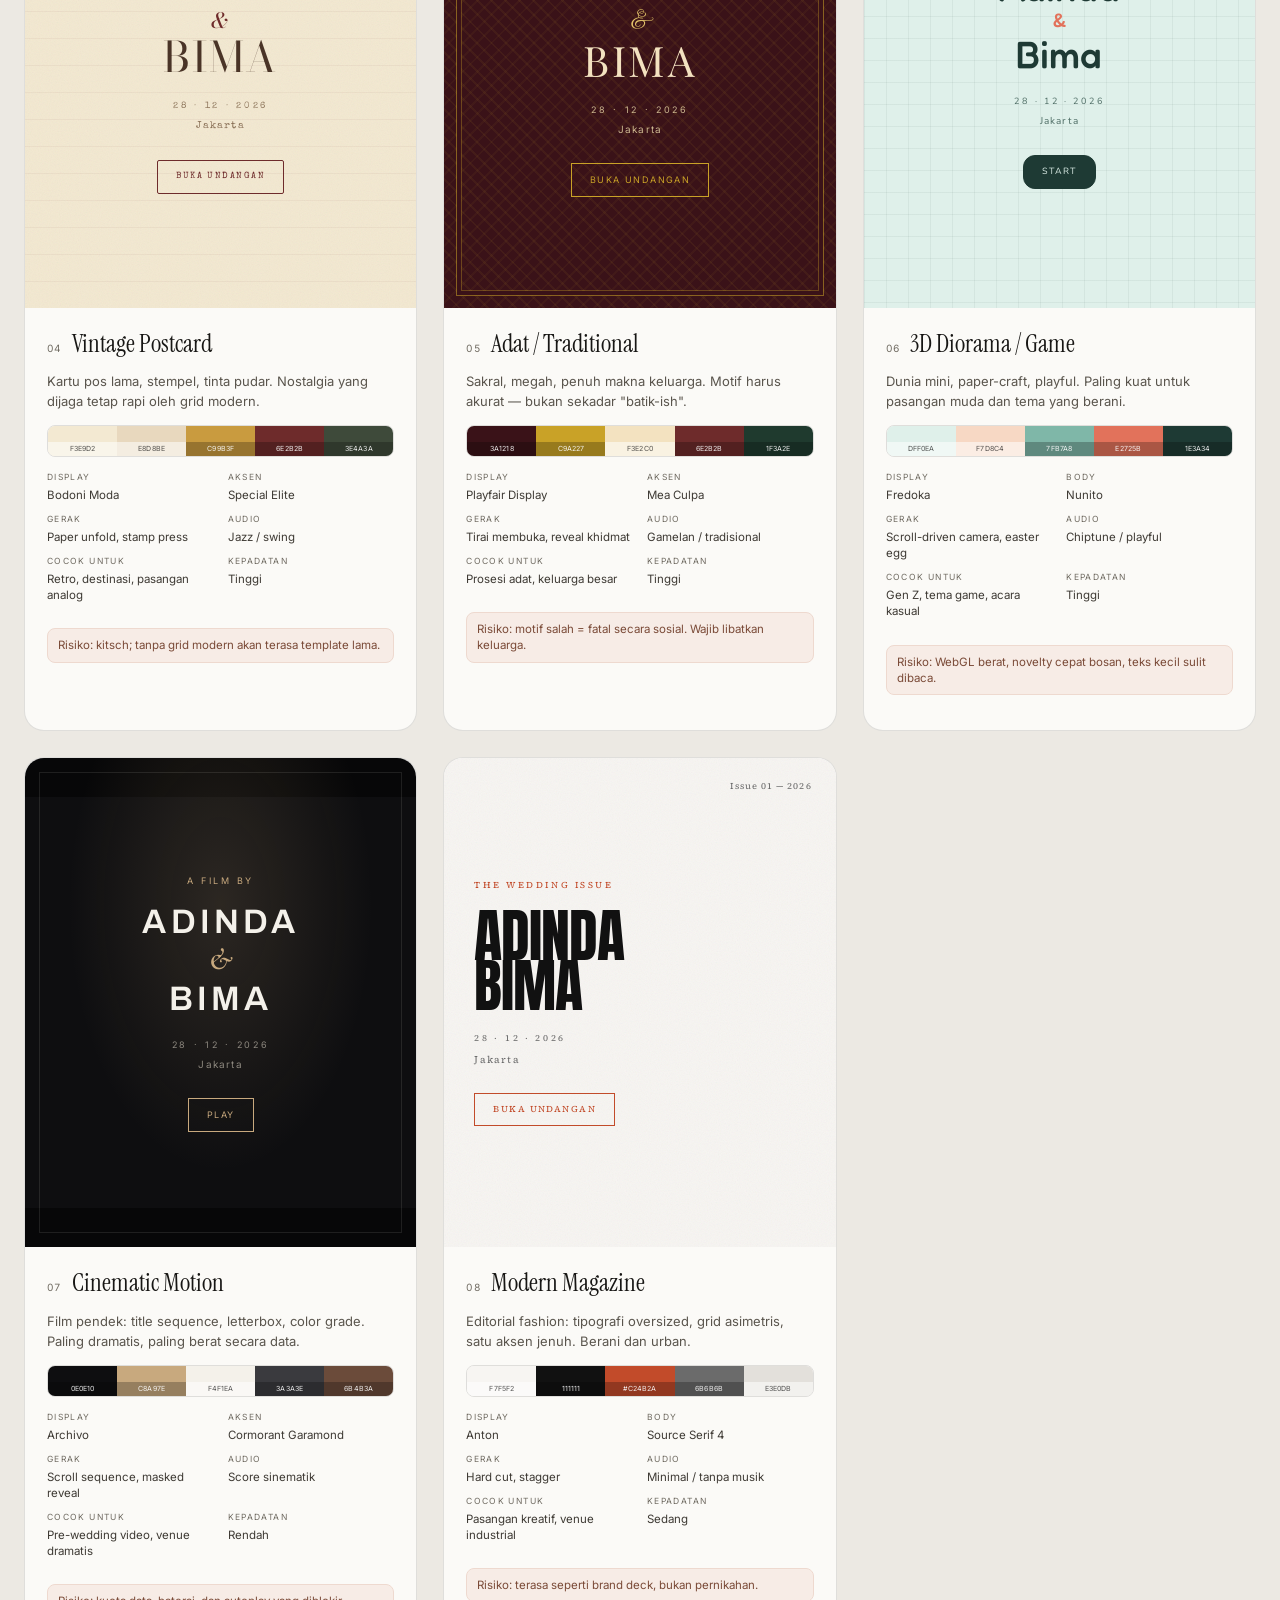
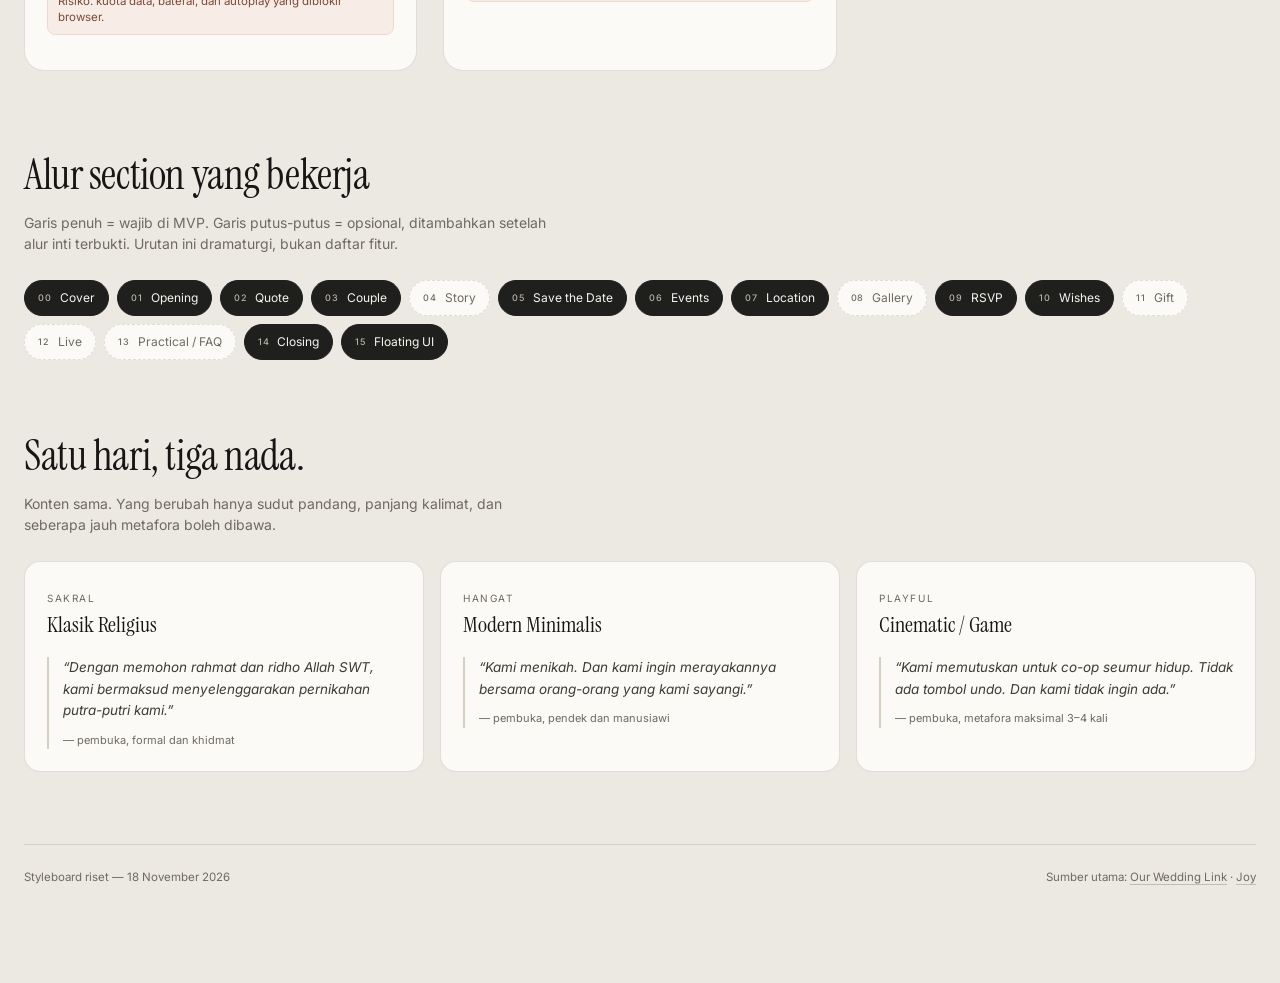
<file: styleboard.html>
<!doctype html>
<html lang="id">
<head>
<meta charset="utf-8" />
<meta name="viewport" content="width=device-width, initial-scale=1" />
<title>Styleboard — Undangan Pernikahan Digital</title>
<link rel="icon" href="/assets/favicon.svg" type="image/svg+xml" />
<link rel="preconnect" href="https://fonts.googleapis.com">
<link rel="preconnect" href="https://fonts.gstatic.com" crossorigin>
<link href="https://fonts.googleapis.com/css2?family=Anton&family=Archivo:wght@400;600&family=Bodoni+Moda:opsz,wght@6..96,400;6..96,600&family=Caveat:wght@500&family=Cormorant+Garamond:ital,wght@0,400;0,500;0,600;1,400&family=Fredoka:wght@400;500&family=Instrument+Serif:ital@0;1&family=Inter:wght@300;400;500;600&family=Karla:wght@400;500&family=Lora:ital,wght@0,400;0,500;1,400&family=Mea+Culpa&family=Nunito:wght@300;400;600&family=Playfair+Display:ital,wght@0,400;0,600;1,400&family=Source+Serif+4:ital,opsz,wght@0,8..60,400;1,8..60,400&family=Special+Elite&display=swap" rel="stylesheet">
<style>
  *, *::before, *::after { box-sizing: border-box; }
  :root {
    --page: #ece9e3;
    --paper: #fbfaf7;
    --ink: #171614;
    --muted: #6f6a61;
    --line: rgba(23,22,20,.12);
  }
  html { -webkit-text-size-adjust: 100%; }
  body {
    margin: 0;
    background:
      radial-gradient(1200px 600px at 15% -10%, #f7f4ee 0%, transparent 60%),
      radial-gradient(900px 500px at 100% 0%, #f1ede5 0%, transparent 55%),
      var(--page);
    color: var(--ink);
    font-family: "Inter", system-ui, -apple-system, sans-serif;
    font-weight: 400;
    line-height: 1.5;
  }
  .board { max-width: 1440px; margin: 0 auto; padding: 72px 24px 96px; }

  /* ---------- header ---------- */
  header.top { max-width: 860px; margin-bottom: 56px; }
  .kicker {
    font-size: 11px; letter-spacing: .22em; text-transform: uppercase;
    color: var(--muted); margin: 0 0 18px;
  }
  h1.title {
    font-family: "Instrument Serif", Georgia, serif;
    font-weight: 400; font-size: clamp(40px, 7vw, 76px);
    line-height: 1.02; letter-spacing: -.015em; margin: 0 0 18px;
  }
  h1.title em { font-style: italic; }
  .lede { font-size: 16px; color: #4b4740; max-width: 56ch; margin: 0; }
  .legend {
    display: flex; flex-wrap: wrap; gap: 10px 22px; margin-top: 28px;
    font-size: 12px; color: var(--muted);
  }
  .legend span { display: inline-flex; align-items: center; gap: 7px; }
  .dot { width: 7px; height: 7px; border-radius: 50%; background: #a8865b; display: inline-block; }

  /* ---------- grid ---------- */
  .grid {
    display: grid; gap: 26px;
    grid-template-columns: repeat(auto-fit, minmax(330px, 1fr));
  }
  .card {
    background: var(--paper);
    border: 1px solid var(--line);
    border-radius: 20px;
    overflow: hidden;
    display: flex; flex-direction: column;
    transition: transform .35s cubic-bezier(.22,.61,.36,1), box-shadow .35s;
    box-shadow: 0 1px 0 rgba(255,255,255,.8) inset;
  }
  @media (hover: hover) {
    .card:hover { transform: translateY(-4px); box-shadow: 0 24px 50px -28px rgba(23,22,20,.35); }
  }

  /* ---------- preview (mini cover) ---------- */
  .preview {
    position: relative;
    aspect-ratio: 4 / 5;
    display: flex; flex-direction: column;
    align-items: center; justify-content: center;
    text-align: center;
    padding: 34px 26px;
    overflow: hidden;
    background: var(--p-bg);
    color: var(--p-ink);
    isolation: isolate;
  }
  .preview > * { position: relative; z-index: 2; }
  .p-eyebrow {
    font-family: var(--p-body, "Inter", sans-serif);
    font-size: 9px; letter-spacing: .28em; text-transform: uppercase;
    color: var(--p-accent); margin: 0 0 18px;
  }
  .p-names {
    font-family: var(--p-display);
    font-weight: var(--p-weight, 400);
    font-size: var(--p-size, clamp(30px, 5.4vw, 44px));
    line-height: .96; letter-spacing: var(--p-tracking, -.01em);
    margin: 0; color: var(--p-ink);
    text-transform: var(--p-transform, none);
  }
  .p-names .amp {
    display: block;
    font-family: var(--p-script, var(--p-display));
    font-size: .62em; line-height: 1.2;
    color: var(--p-accent);
    margin: 4px 0;
  }
  .p-date {
    font-family: var(--p-body, "Inter", sans-serif);
    font-size: 9px; letter-spacing: .3em; text-transform: uppercase;
    color: var(--p-muted, var(--p-ink)); margin: 22px 0 0;
  }
  .p-place {
    font-family: var(--p-body, "Inter", sans-serif);
    font-size: 10px; letter-spacing: .12em; color: var(--p-muted, var(--p-ink));
    margin: 6px 0 0;
  }
  .p-cta {
    margin-top: 26px;
    font-family: var(--p-body, "Inter", sans-serif);
    font-size: 9px; letter-spacing: .16em; text-transform: uppercase;
    padding: 9px 18px; border: 1px solid var(--p-accent);
    color: var(--p-accent); border-radius: var(--p-radius, 0);
  }
  .frame {
    position: absolute; inset: 14px; border: 1px solid var(--p-line, rgba(0,0,0,.14));
    border-radius: var(--p-radius, 0); z-index: 1; pointer-events: none;
  }
  .grain::after {
    content: ""; position: absolute; inset: 0; z-index: 1; pointer-events: none;
    opacity: .5;
    background-image: url("data:image/svg+xml,%3Csvg xmlns='http://www.w3.org/2000/svg' width='120' height='120'%3E%3Cfilter id='n'%3E%3CfeTurbulence type='fractalNoise' baseFrequency='.9' numOctaves='3'/%3E%3C/filter%3E%3Crect width='100%25' height='100%25' filter='url(%23n)' opacity='.14'/%3E%3C/svg%3E");
    mix-blend-mode: multiply;
  }
  .wash::before {
    content: ""; position: absolute; inset: -20%; z-index: 0;
    background:
      radial-gradient(circle at 20% 15%, var(--p-wash1, transparent), transparent 45%),
      radial-gradient(circle at 80% 85%, var(--p-wash2, transparent), transparent 40%);
  }

  /* ---------- meta ---------- */
  .meta { padding: 22px 22px 24px; display: flex; flex-direction: column; gap: 14px; flex: 1; }
  .meta-head { display: flex; align-items: baseline; gap: 10px; }
  .num {
    font-size: 10px; letter-spacing: .14em; color: var(--muted);
    font-variant-numeric: tabular-nums;
  }
  .meta h3 {
    font-family: "Instrument Serif", Georgia, serif;
    font-weight: 400; font-size: 25px; line-height: 1.1; margin: 0;
  }
  .desc { font-size: 13px; color: #5a554d; margin: 0; line-height: 1.55; }
  .swatches { display: flex; gap: 0; border-radius: 8px; overflow: hidden; border: 1px solid var(--line); }
  .sw { flex: 1; height: 30px; position: relative; }
  .sw::after {
    content: attr(data-hex); position: absolute; inset: auto 0 0 0;
    font-size: 7px; text-align: center; padding: 2px 0;
    color: rgba(255,255,255,.9); background: rgba(0,0,0,.25);
    letter-spacing: .02em;
  }
  .sw.light::after { color: rgba(0,0,0,.65); background: rgba(255,255,255,.55); }
  .specs { margin: 0; display: grid; grid-template-columns: 1fr 1fr; gap: 10px 14px; }
  .specs div { min-width: 0; }
  .specs dt {
    font-size: 8.5px; letter-spacing: .16em; text-transform: uppercase;
    color: var(--muted); margin-bottom: 3px;
  }
  .specs dd { margin: 0; font-size: 11.5px; line-height: 1.4; color: #3e3a34; }
  .risk {
    font-size: 11.5px; color: #7a4a37; background: #f7ece6;
    border: 1px solid #eed9cf; border-radius: 8px; padding: 8px 10px; line-height: 1.4;
  }

  /* ---------- theme 01 luxury ---------- */
  .t-luxury {
    --p-bg: #f7f1e6; --p-ink: #2b2119; --p-accent: #a8865b; --p-muted: #8a7961;
    --p-display: "Cormorant Garamond", Georgia, serif;
    --p-script: "Mea Culpa", cursive;
    --p-body: "Inter", sans-serif;
    --p-weight: 400; --p-size: clamp(34px, 5.6vw, 48px); --p-tracking: .01em;
    --p-line: rgba(168,134,91,.35);
    --p-wash1: rgba(217,195,160,.55); --p-wash2: rgba(201,166,160,.35);
    --p-radius: 0px;
  }
  .t-luxury .p-names { text-transform: none; }

  /* ---------- theme 02 botanical ---------- */
  .t-botanical {
    --p-bg: #faf6ec; --p-ink: #2f3327; --p-accent: #55603f; --p-muted: #6b7160;
    --p-display: "Lora", Georgia, serif;
    --p-script: "Caveat", cursive;
    --p-body: "Karla", sans-serif;
    --p-size: clamp(30px, 5vw, 42px);
    --p-line: rgba(85,96,63,.25);
    --p-wash1: rgba(138,154,123,.30); --p-wash2: rgba(192,138,106,.22);
    --p-radius: 0px;
  }
  .t-botanical .p-names { font-style: italic; }
  .leaf {
    position: absolute; width: 150px; height: 150px; z-index: 1; opacity: .55;
    border-radius: 60% 0 60% 0; border: 1px solid rgba(85,96,63,.35);
  }
  .leaf.a { top: -46px; left: -46px; transform: rotate(18deg); }
  .leaf.b { bottom: -52px; right: -52px; transform: rotate(-14deg); }

  /* ---------- theme 03 minimal ---------- */
  .t-minimal {
    --p-bg: #f4f1ec; --p-ink: #1f1f1d; --p-accent: #b4552d; --p-muted: #8c877e;
    --p-display: "Instrument Serif", Georgia, serif;
    --p-script: "Instrument Serif", Georgia, serif;
    --p-body: "Inter", sans-serif;
    --p-size: clamp(34px, 5.8vw, 50px); --p-tracking: -.02em;
    --p-line: rgba(31,31,29,.16);
    --p-radius: 0px;
  }
  .t-minimal .p-eyebrow { color: var(--p-muted); }
  .t-minimal .amp { font-style: italic; font-size: .5em; margin: 2px 0; }
  .t-minimal .frame { inset: 18px; border-color: rgba(31,31,29,.14); }

  /* ---------- theme 04 vintage ---------- */
  .t-vintage {
    --p-bg: #f3e9d2; --p-ink: #4a3427; --p-accent: #6e2b2b; --p-muted: #8a7157;
    --p-display: "Bodoni Moda", Georgia, serif;
    --p-script: "Bodoni Moda", Georgia, serif;
    --p-body: "Special Elite", monospace;
    --p-size: clamp(30px, 5vw, 42px); --p-tracking: .02em;
    --p-line: rgba(110,43,43,.35);
    --p-radius: 2px;
  }
  .t-vintage .p-eyebrow { font-family: "Special Elite", monospace; letter-spacing: .12em; }
  .t-vintage .p-names { text-transform: uppercase; letter-spacing: .04em; }
  .t-vintage .amp { font-size: .5em; font-style: italic; }
  .postmark {
    position: absolute; top: 26px; right: 24px; width: 62px; height: 62px;
    border: 1px solid rgba(110,43,43,.45); border-radius: 50%;
    display: grid; place-items: center; text-align: center;
    font-family: "Special Elite", monospace; font-size: 6px; line-height: 1.3;
    color: rgba(110,43,43,.7); transform: rotate(12deg); z-index: 2;
    text-transform: uppercase; letter-spacing: .08em;
  }
  .t-vintage .preview { background-image: repeating-linear-gradient(0deg, transparent 0 26px, rgba(110,43,43,.05) 26px 27px); }

  /* ---------- theme 05 adat ---------- */
  .t-adat {
    --p-bg: #3a1218; --p-ink: #f3e2c0; --p-accent: #c9a227; --p-muted: #cbb68f;
    --p-display: "Playfair Display", Georgia, serif;
    --p-script: "Mea Culpa", cursive;
    --p-body: "Inter", sans-serif;
    --p-size: clamp(30px, 5vw, 42px); --p-tracking: .02em;
    --p-line: rgba(201,162,39,.55);
    --p-radius: 0px;
  }
  .t-adat .preview { background-image:
      repeating-linear-gradient(45deg, rgba(201,162,39,.07) 0 2px, transparent 2px 10px),
      repeating-linear-gradient(-45deg, rgba(201,162,39,.05) 0 2px, transparent 2px 10px); }
  .t-adat .p-names { text-transform: uppercase; letter-spacing: .06em; }
  .t-adat .amp { color: #e3c46a; }
  .t-adat .frame { inset: 12px; border-width: 1px; box-shadow: inset 0 0 0 4px rgba(58,18,24,1), inset 0 0 0 5px rgba(201,162,39,.35); }

  /* ---------- theme 06 game ---------- */
  .t-game {
    --p-bg: #dff0ea; --p-ink: #1e3a34; --p-accent: #e2725b; --p-muted: #4c6b63;
    --p-display: "Fredoka", system-ui, sans-serif;
    --p-script: "Fredoka", system-ui, sans-serif;
    --p-body: "Nunito", sans-serif;
    --p-size: clamp(28px, 4.8vw, 38px); --p-tracking: 0;
    --p-line: rgba(30,58,52,.18);
    --p-radius: 12px;
  }
  .t-game .preview { background-image:
      linear-gradient(rgba(30,58,52,.06) 1px, transparent 1px),
      linear-gradient(90deg, rgba(30,58,52,.06) 1px, transparent 1px);
    background-size: 22px 22px; }
  .t-game .p-names { font-weight: 500; }
  .t-game .amp { font-size: .5em; }
  .t-game .p-cta { background: #1e3a34; color: #dff0ea; border-color: #1e3a34; }

  /* ---------- theme 07 cinematic ---------- */
  .t-cinematic {
    --p-bg: #0e0e10; --p-ink: #f4f1ea; --p-accent: #c8a97e; --p-muted: #8c877e;
    --p-display: "Archivo", system-ui, sans-serif;
    --p-script: "Cormorant Garamond", Georgia, serif;
    --p-body: "Inter", sans-serif;
    --p-size: clamp(24px, 4.4vw, 34px); --p-tracking: .12em;
    --p-line: rgba(244,241,234,.18);
    --p-radius: 0px;
  }
  .t-cinematic .p-names { text-transform: uppercase; font-weight: 600; }
  .t-cinematic .amp { font-family: "Cormorant Garamond", serif; text-transform: none; letter-spacing: 0; font-style: italic; font-size: .9em; }
  .t-cinematic .p-eyebrow { color: var(--p-accent); }
  .t-cinematic .preview::before {
    content: ""; position: absolute; inset: 0; z-index: 0;
    background:
      radial-gradient(ellipse at 50% 30%, rgba(200,169,126,.16), transparent 55%),
      linear-gradient(180deg, rgba(0,0,0,.5) 0 8%, transparent 8% 92%, rgba(0,0,0,.5) 92%);
  }
  .t-cinematic .frame { border-color: rgba(244,241,234,.10); }

  /* ---------- theme 08 magazine ---------- */
  .t-magazine {
    --p-bg: #f7f5f2; --p-ink: #111111; --p-accent: #c24b2a; --p-muted: #6b6b6b;
    --p-display: "Anton", Impact, sans-serif;
    --p-script: "Source Serif 4", Georgia, serif;
    --p-body: "Source Serif 4", Georgia, serif;
    --p-size: clamp(38px, 6.4vw, 58px); --p-tracking: -.02em;
    --p-line: rgba(17,17,17,.18);
    --p-radius: 0px;
  }
  .t-magazine .preview { align-items: flex-start; text-align: left; padding-left: 30px; }
  .t-magazine .p-names { text-transform: uppercase; line-height: .86; }
  .t-magazine .amp { font-family: "Source Serif 4", serif; font-style: italic; font-size: .34em; margin: 6px 0; color: var(--p-accent); }
  .t-magazine .p-eyebrow { color: var(--p-accent); }
  .t-magazine .p-date, .t-magazine .p-place, .t-magazine .p-cta { align-self: flex-start; }
  .t-magazine .frame { display: none; }
  .t-magazine .issue {
    position: absolute; top: 22px; right: 24px; z-index: 2;
    font-family: "Source Serif 4", serif; font-size: 9px; letter-spacing: .12em;
    color: var(--p-muted);
  }

  /* ---------- section flow ---------- */
  .flow { margin-top: 72px; }
  .flow h2 {
    font-family: "Instrument Serif", Georgia, serif; font-weight: 400;
    font-size: clamp(28px, 4vw, 42px); margin: 0 0 6px; letter-spacing: -.01em;
  }
  .flow p.sub { color: var(--muted); font-size: 14px; margin: 0 0 26px; max-width: 60ch; }
  .chips { display: flex; flex-wrap: wrap; gap: 8px; }
  .chip {
    display: inline-flex; align-items: center; gap: 8px;
    background: var(--paper); border: 1px solid var(--line);
    padding: 8px 13px; border-radius: 999px; font-size: 12px; color: #3e3a34;
  }
  .chip b { font-weight: 500; font-size: 9px; color: var(--muted); letter-spacing: .1em; }
  .chip.opt { border-style: dashed; color: var(--muted); }
  .chip.core { background: #1f1f1d; color: #f7f5f0; border-color: #1f1f1d; }
  .chip.core b { color: #b9b2a6; }

  /* ---------- tone ---------- */
  .tone { margin-top: 64px; }
  .tone-grid { display: grid; gap: 16px; grid-template-columns: repeat(auto-fit, minmax(260px, 1fr)); }
  .tone-card { background: var(--paper); border: 1px solid var(--line); border-radius: 16px; padding: 22px; }
  .tone-card h3 { font-family: "Instrument Serif", Georgia, serif; font-weight: 400; font-size: 22px; margin: 0 0 4px; }
  .tone-card .tag { font-size: 10px; letter-spacing: .16em; text-transform: uppercase; color: var(--muted); }
  .tone-card blockquote {
    margin: 16px 0 0; padding-left: 14px; border-left: 2px solid #d8cfc0;
    font-size: 13.5px; line-height: 1.6; color: #3e3a34; font-style: italic;
  }
  .tone-card .by { display: block; margin-top: 10px; font-size: 11px; font-style: normal; color: var(--muted); }

  footer.bot {
    margin-top: 72px; padding-top: 24px; border-top: 1px solid var(--line);
    display: flex; flex-wrap: wrap; gap: 12px 28px; justify-content: space-between;
    font-size: 11.5px; color: var(--muted);
  }
  footer.bot a { color: inherit; text-decoration: none; border-bottom: 1px solid rgba(111,106,97,.35); }
  @media (prefers-reduced-motion: reduce) {
    .card { transition: none; }
    .card:hover { transform: none; }
  }
</style>
</head>
<body>
<div class="board">

  <header class="top">
    <p class="kicker">Styleboard · Riset Undangan Digital</p>
    <h1 class="title">Delapan cara membuat<br><em>satu hari</em> terasa abadi.</h1>
    <p class="lede">
      Setiap arketipe adalah paket keputusan: warna, tipografi, ornamen, gerak, audio, dan nada copy.
      Preview di bawah memakai konten yang sama — pasangan, tanggal, kota — supaya yang terlihat
      benar-benar perbedaan gaya, bukan perbedaan isi.
    </p>
    <div class="legend">
      <span><i class="dot"></i> Preview cover 4:5</span>
      <span><i class="dot"></i> Palet 5 warna</span>
      <span><i class="dot"></i> Font pairing</span>
      <span><i class="dot"></i> Catatan risiko</span>
    </div>
  </header>

  <section class="grid" aria-label="Delapan arketipe gaya undangan">

    <!-- 01 LUXURY -->
    <article class="card t-luxury">
      <div class="preview frame-host wash grain">
        <div class="frame"></div>
        <p class="p-eyebrow">The Wedding Of</p>
        <h2 class="p-names">Adinda <span class="amp">&amp;</span> Bima</h2>
        <p class="p-date">28 · 12 · 2026</p>
        <p class="p-place">Jakarta</p>
        <span class="p-cta">Buka Undangan</span>
      </div>
      <div class="meta">
        <div class="meta-head"><span class="num">01</span><h3>Luxury Editorial</h3></div>
        <p class="desc">Undangan cetak mahal: kertas tebal, tinta emas, ballroom. Tenang, lapang, dan sangat terkontrol.</p>
        <div class="swatches">
          <span class="sw light" style="background:#f7f1e6" data-hex="F7F1E6"></span>
          <span class="sw light" style="background:#d9c3a0" data-hex="D9C3A0"></span>
          <span class="sw" style="background:#a8865b" data-hex="A8865B"></span>
          <span class="sw" style="background:#2b2119" data-hex="2B2119"></span>
          <span class="sw" style="background:#c9a6a0" data-hex="C9A6A0"></span>
        </div>
        <dl class="specs">
          <div><dt>Display</dt><dd>Cormorant Garamond</dd></div>
          <div><dt>Aksen</dt><dd>Mea Culpa</dd></div>
          <div><dt>Gerak</dt><dd>Fade + scale 1.04, 900–1200 ms</dd></div>
          <div><dt>Audio</dt><dd>Piano / string</dd></div>
          <div><dt>Cocok untuk</dt><dd>Hotel, ballroom, pasangan timeless</dd></div>
          <div><dt>Kepadatan</dt><dd>Sedang</dd></div>
        </dl>
        <p class="risk">Risiko: emas di krem gagal kontras; script di bawah 28 px tidak terbaca.</p>
      </div>
    </article>

    <!-- 02 BOTANICAL -->
    <article class="card t-botanical">
      <div class="preview wash">
        <span class="leaf a"></span>
        <span class="leaf b"></span>
        <p class="p-eyebrow">The Wedding Of</p>
        <h2 class="p-names">Adinda <span class="amp">&amp;</span> Bima</h2>
        <p class="p-date">28 · 12 · 2026</p>
        <p class="p-place">Jakarta</p>
        <span class="p-cta">Buka Undangan</span>
      </div>
      <div class="meta">
        <div class="meta-head"><span class="num">02</span><h3>Botanical Garden</h3></div>
        <p class="desc">Taman, cahaya pagi, botanical illustration. Hangat dan organik tanpa terasa dekoratif berlebihan.</p>
        <div class="swatches">
          <span class="sw light" style="background:#faf6ec" data-hex="FAF6EC"></span>
          <span class="sw light" style="background:#e3dacd" data-hex="E3DACD"></span>
          <span class="sw" style="background:#8a9a7b" data-hex="8A9A7B"></span>
          <span class="sw" style="background:#55603f" data-hex="55603F"></span>
          <span class="sw" style="background:#c08a6a" data-hex="C08A6A"></span>
        </div>
        <dl class="specs">
          <div><dt>Display</dt><dd>Lora</dd></div>
          <div><dt>Aksen</dt><dd>Caveat</dd></div>
          <div><dt>Gerak</dt><dd>Sway lembut, SVG draw-on</dd></div>
          <div><dt>Audio</dt><dd>Akustik / folk</dd></div>
          <div><dt>Cocok untuk</dt><dd>Garden party, outdoor, intimate</dd></div>
          <div><dt>Kepadatan</dt><dd>Sedang</dd></div>
        </dl>
        <p class="risk">Risiko: floral berlebihan membuat tampilan generik dan berat.</p>
      </div>
    </article>

    <!-- 03 MINIMAL -->
    <article class="card t-minimal">
      <div class="preview frame-host">
        <div class="frame"></div>
        <p class="p-eyebrow">The Wedding Of</p>
        <h2 class="p-names">Adinda <span class="amp">&amp;</span> Bima</h2>
        <p class="p-date">28 · 12 · 2026</p>
        <p class="p-place">Jakarta</p>
        <span class="p-cta">Buka Undangan</span>
      </div>
      <div class="meta">
        <div class="meta-head"><span class="num">03</span><h3>Quiet Minimalist</h3></div>
        <p class="desc">Galeri seni: ruang kosong, hairline, tipografi sebagai satu-satunya ornamen.</p>
        <div class="swatches">
          <span class="sw light" style="background:#f4f1ec" data-hex="F4F1EC"></span>
          <span class="sw light" style="background:#e3dacd" data-hex="E3DACD"></span>
          <span class="sw" style="background:#8c877e" data-hex="8C877E"></span>
          <span class="sw" style="background:#b4552d" data-hex="B4552D"></span>
          <span class="sw" style="background:#1f1f1d" data-hex="1F1F1D"></span>
        </div>
        <dl class="specs">
          <div><dt>Display</dt><dd>Instrument Serif</dd></div>
          <div><dt>Body</dt><dd>Inter</dd></div>
          <div><dt>Gerak</dt><dd>Opacity + 12 px, 400–600 ms</dd></div>
          <div><dt>Audio</dt><dd>Opsional / ambient</dd></div>
          <div><dt>Cocok untuk</dt><dd>Urban, venue arsitektural, intimate</dd></div>
          <div><dt>Kepadatan</dt><dd>Rendah</dd></div>
        </dl>
        <p class="risk">Risiko: terasa dingin; kehangatan harus datang dari copy dan foto.</p>
      </div>
    </article>

    <!-- 04 VINTAGE -->
    <article class="card t-vintage">
      <div class="preview grain">
        <div class="postmark">Jakarta<br>28·12<br>2026</div>
        <p class="p-eyebrow">The Wedding Of</p>
        <h2 class="p-names">Adinda <span class="amp">&amp;</span> Bima</h2>
        <p class="p-date">28 · 12 · 2026</p>
        <p class="p-place">Jakarta</p>
        <span class="p-cta">Buka Undangan</span>
      </div>
      <div class="meta">
        <div class="meta-head"><span class="num">04</span><h3>Vintage Postcard</h3></div>
        <p class="desc">Kartu pos lama, stempel, tinta pudar. Nostalgia yang dijaga tetap rapi oleh grid modern.</p>
        <div class="swatches">
          <span class="sw light" style="background:#f3e9d2" data-hex="F3E9D2"></span>
          <span class="sw light" style="background:#e8d8be" data-hex="E8D8BE"></span>
          <span class="sw" style="background:#c99b3f" data-hex="C99B3F"></span>
          <span class="sw" style="background:#6e2b2b" data-hex="6E2B2B"></span>
          <span class="sw" style="background:#3e4a3a" data-hex="3E4A3A"></span>
        </div>
        <dl class="specs">
          <div><dt>Display</dt><dd>Bodoni Moda</dd></div>
          <div><dt>Aksen</dt><dd>Special Elite</dd></div>
          <div><dt>Gerak</dt><dd>Paper unfold, stamp press</dd></div>
          <div><dt>Audio</dt><dd>Jazz / swing</dd></div>
          <div><dt>Cocok untuk</dt><dd>Retro, destinasi, pasangan analog</dd></div>
          <div><dt>Kepadatan</dt><dd>Tinggi</dd></div>
        </dl>
        <p class="risk">Risiko: kitsch; tanpa grid modern akan terasa template lama.</p>
      </div>
    </article>

    <!-- 05 ADAT -->
    <article class="card t-adat">
      <div class="preview frame-host">
        <div class="frame"></div>
        <p class="p-eyebrow">The Wedding Of</p>
        <h2 class="p-names">Adinda <span class="amp">&amp;</span> Bima</h2>
        <p class="p-date">28 · 12 · 2026</p>
        <p class="p-place">Jakarta</p>
        <span class="p-cta">Buka Undangan</span>
      </div>
      <div class="meta">
        <div class="meta-head"><span class="num">05</span><h3>Adat / Traditional</h3></div>
        <p class="desc">Sakral, megah, penuh makna keluarga. Motif harus akurat — bukan sekadar "batik-ish".</p>
        <div class="swatches">
          <span class="sw" style="background:#3a1218" data-hex="3A1218"></span>
          <span class="sw" style="background:#c9a227" data-hex="C9A227"></span>
          <span class="sw light" style="background:#f3e2c0" data-hex="F3E2C0"></span>
          <span class="sw" style="background:#6e2b2b" data-hex="6E2B2B"></span>
          <span class="sw" style="background:#1f3a2e" data-hex="1F3A2E"></span>
        </div>
        <dl class="specs">
          <div><dt>Display</dt><dd>Playfair Display</dd></div>
          <div><dt>Aksen</dt><dd>Mea Culpa</dd></div>
          <div><dt>Gerak</dt><dd>Tirai membuka, reveal khidmat</dd></div>
          <div><dt>Audio</dt><dd>Gamelan / tradisional</dd></div>
          <div><dt>Cocok untuk</dt><dd>Prosesi adat, keluarga besar</dd></div>
          <div><dt>Kepadatan</dt><dd>Tinggi</dd></div>
        </dl>
        <p class="risk">Risiko: motif salah = fatal secara sosial. Wajib libatkan keluarga.</p>
      </div>
    </article>

    <!-- 06 GAME -->
    <article class="card t-game">
      <div class="preview">
        <p class="p-eyebrow">Player 1 &amp; Player 2</p>
        <h2 class="p-names">Adinda <span class="amp">&amp;</span> Bima</h2>
        <p class="p-date">28 · 12 · 2026</p>
        <p class="p-place">Jakarta</p>
        <span class="p-cta">Start</span>
      </div>
      <div class="meta">
        <div class="meta-head"><span class="num">06</span><h3>3D Diorama / Game</h3></div>
        <p class="desc">Dunia mini, paper-craft, playful. Paling kuat untuk pasangan muda dan tema yang berani.</p>
        <div class="swatches">
          <span class="sw light" style="background:#dff0ea" data-hex="DFF0EA"></span>
          <span class="sw light" style="background:#f7d8c4" data-hex="F7D8C4"></span>
          <span class="sw" style="background:#7fb7a8" data-hex="7FB7A8"></span>
          <span class="sw" style="background:#e2725b" data-hex="E2725B"></span>
          <span class="sw" style="background:#1e3a34" data-hex="1E3A34"></span>
        </div>
        <dl class="specs">
          <div><dt>Display</dt><dd>Fredoka</dd></div>
          <div><dt>Body</dt><dd>Nunito</dd></div>
          <div><dt>Gerak</dt><dd>Scroll-driven camera, easter egg</dd></div>
          <div><dt>Audio</dt><dd>Chiptune / playful</dd></div>
          <div><dt>Cocok untuk</dt><dd>Gen Z, tema game, acara kasual</dd></div>
          <div><dt>Kepadatan</dt><dd>Tinggi</dd></div>
        </dl>
        <p class="risk">Risiko: WebGL berat, novelty cepat bosan, teks kecil sulit dibaca.</p>
      </div>
    </article>

    <!-- 07 CINEMATIC -->
    <article class="card t-cinematic">
      <div class="preview frame-host grain">
        <div class="frame"></div>
        <p class="p-eyebrow">A Film By</p>
        <h2 class="p-names">Adinda <span class="amp">&amp;</span> Bima</h2>
        <p class="p-date">28 · 12 · 2026</p>
        <p class="p-place">Jakarta</p>
        <span class="p-cta">Play</span>
      </div>
      <div class="meta">
        <div class="meta-head"><span class="num">07</span><h3>Cinematic Motion</h3></div>
        <p class="desc">Film pendek: title sequence, letterbox, color grade. Paling dramatis, paling berat secara data.</p>
        <div class="swatches">
          <span class="sw" style="background:#0e0e10" data-hex="0E0E10"></span>
          <span class="sw" style="background:#c8a97e" data-hex="C8A97E"></span>
          <span class="sw light" style="background:#f4f1ea" data-hex="F4F1EA"></span>
          <span class="sw" style="background:#3a3a3e" data-hex="3A3A3E"></span>
          <span class="sw" style="background:#6b4b3a" data-hex="6B4B3A"></span>
        </div>
        <dl class="specs">
          <div><dt>Display</dt><dd>Archivo</dd></div>
          <div><dt>Aksen</dt><dd>Cormorant Garamond</dd></div>
          <div><dt>Gerak</dt><dd>Scroll sequence, masked reveal</dd></div>
          <div><dt>Audio</dt><dd>Score sinematik</dd></div>
          <div><dt>Cocok untuk</dt><dd>Pre-wedding video, venue dramatis</dd></div>
          <div><dt>Kepadatan</dt><dd>Rendah</dd></div>
        </dl>
        <p class="risk">Risiko: kuota data, baterai, dan autoplay yang diblokir browser.</p>
      </div>
    </article>

    <!-- 08 MAGAZINE -->
    <article class="card t-magazine">
      <div class="preview grain">
        <span class="issue">Issue 01 — 2026</span>
        <p class="p-eyebrow">The Wedding Issue</p>
        <h2 class="p-names">Adinda<br>Bima</h2>
        <p class="p-date">28 · 12 · 2026</p>
        <p class="p-place">Jakarta</p>
        <span class="p-cta">Buka Undangan</span>
      </div>
      <div class="meta">
        <div class="meta-head"><span class="num">08</span><h3>Modern Magazine</h3></div>
        <p class="desc">Editorial fashion: tipografi oversized, grid asimetris, satu aksen jenuh. Berani dan urban.</p>
        <div class="swatches">
          <span class="sw light" style="background:#f7f5f2" data-hex="F7F5F2"></span>
          <span class="sw" style="background:#111111" data-hex="111111"></span>
          <span class="sw" style="background:#c24b2a" data-hex="#C24B2A"></span>
          <span class="sw" style="background:#6b6b6b" data-hex="6B6B6B"></span>
          <span class="sw light" style="background:#e3e0db" data-hex="E3E0DB"></span>
        </div>
        <dl class="specs">
          <div><dt>Display</dt><dd>Anton</dd></div>
          <div><dt>Body</dt><dd>Source Serif 4</dd></div>
          <div><dt>Gerak</dt><dd>Hard cut, stagger</dd></div>
          <div><dt>Audio</dt><dd>Minimal / tanpa musik</dd></div>
          <div><dt>Cocok untuk</dt><dd>Pasangan kreatif, venue industrial</dd></div>
          <div><dt>Kepadatan</dt><dd>Sedang</dd></div>
        </dl>
        <p class="risk">Risiko: terasa seperti brand deck, bukan pernikahan.</p>
      </div>
    </article>

  </section>

  <!-- SECTION FLOW -->
  <section class="flow" aria-label="Alur section">
    <h2>Alur section yang bekerja</h2>
    <p class="sub">Garis penuh = wajib di MVP. Garis putus-putus = opsional, ditambahkan setelah alur inti terbukti. Urutan ini dramaturgi, bukan daftar fitur.</p>
    <div class="chips">
      <span class="chip core"><b>00</b> Cover</span>
      <span class="chip core"><b>01</b> Opening</span>
      <span class="chip core"><b>02</b> Quote</span>
      <span class="chip core"><b>03</b> Couple</span>
      <span class="chip opt"><b>04</b> Story</span>
      <span class="chip core"><b>05</b> Save the Date</span>
      <span class="chip core"><b>06</b> Events</span>
      <span class="chip core"><b>07</b> Location</span>
      <span class="chip opt"><b>08</b> Gallery</span>
      <span class="chip core"><b>09</b> RSVP</span>
      <span class="chip core"><b>10</b> Wishes</span>
      <span class="chip opt"><b>11</b> Gift</span>
      <span class="chip opt"><b>12</b> Live</span>
      <span class="chip opt"><b>13</b> Practical / FAQ</span>
      <span class="chip core"><b>14</b> Closing</span>
      <span class="chip core"><b>15</b> Floating UI</span>
    </div>
  </section>

  <!-- TONE -->
  <section class="tone" aria-label="Nada copy">
    <h2 style="font-family:'Instrument Serif',Georgia,serif;font-weight:400;font-size:clamp(28px,4vw,42px);margin:0 0 6px;letter-spacing:-.01em;">Satu hari, tiga nada.</h2>
    <p class="sub" style="color:#6f6a61;font-size:14px;margin:0 0 26px;max-width:60ch;">Konten sama. Yang berubah hanya sudut pandang, panjang kalimat, dan seberapa jauh metafora boleh dibawa.</p>
    <div class="tone-grid">
      <div class="tone-card">
        <span class="tag">Sakral</span>
        <h3>Klasik Religius</h3>
        <blockquote>
          “Dengan memohon rahmat dan ridho Allah SWT, kami bermaksud menyelenggarakan pernikahan putra-putri kami.”
          <span class="by">— pembuka, formal dan khidmat</span>
        </blockquote>
      </div>
      <div class="tone-card">
        <span class="tag">Hangat</span>
        <h3>Modern Minimalis</h3>
        <blockquote>
          “Kami menikah. Dan kami ingin merayakannya bersama orang-orang yang kami sayangi.”
          <span class="by">— pembuka, pendek dan manusiawi</span>
        </blockquote>
      </div>
      <div class="tone-card">
        <span class="tag">Playful</span>
        <h3>Cinematic / Game</h3>
        <blockquote>
          “Kami memutuskan untuk co-op seumur hidup. Tidak ada tombol undo. Dan kami tidak ingin ada.”
          <span class="by">— pembuka, metafora maksimal 3–4 kali</span>
        </blockquote>
      </div>
    </div>
  </section>

  <footer class="bot">
    <span>Styleboard riset — 18 November 2026</span>
    <span>Sumber utama: <a href="https://our-wedding.link/" target="_blank" rel="noreferrer">Our Wedding Link</a> · <a href="https://withjoy.com/wedding-website" target="_blank" rel="noreferrer">Joy</a></span>
  </footer>
</div>
</body>
</html>
</file>
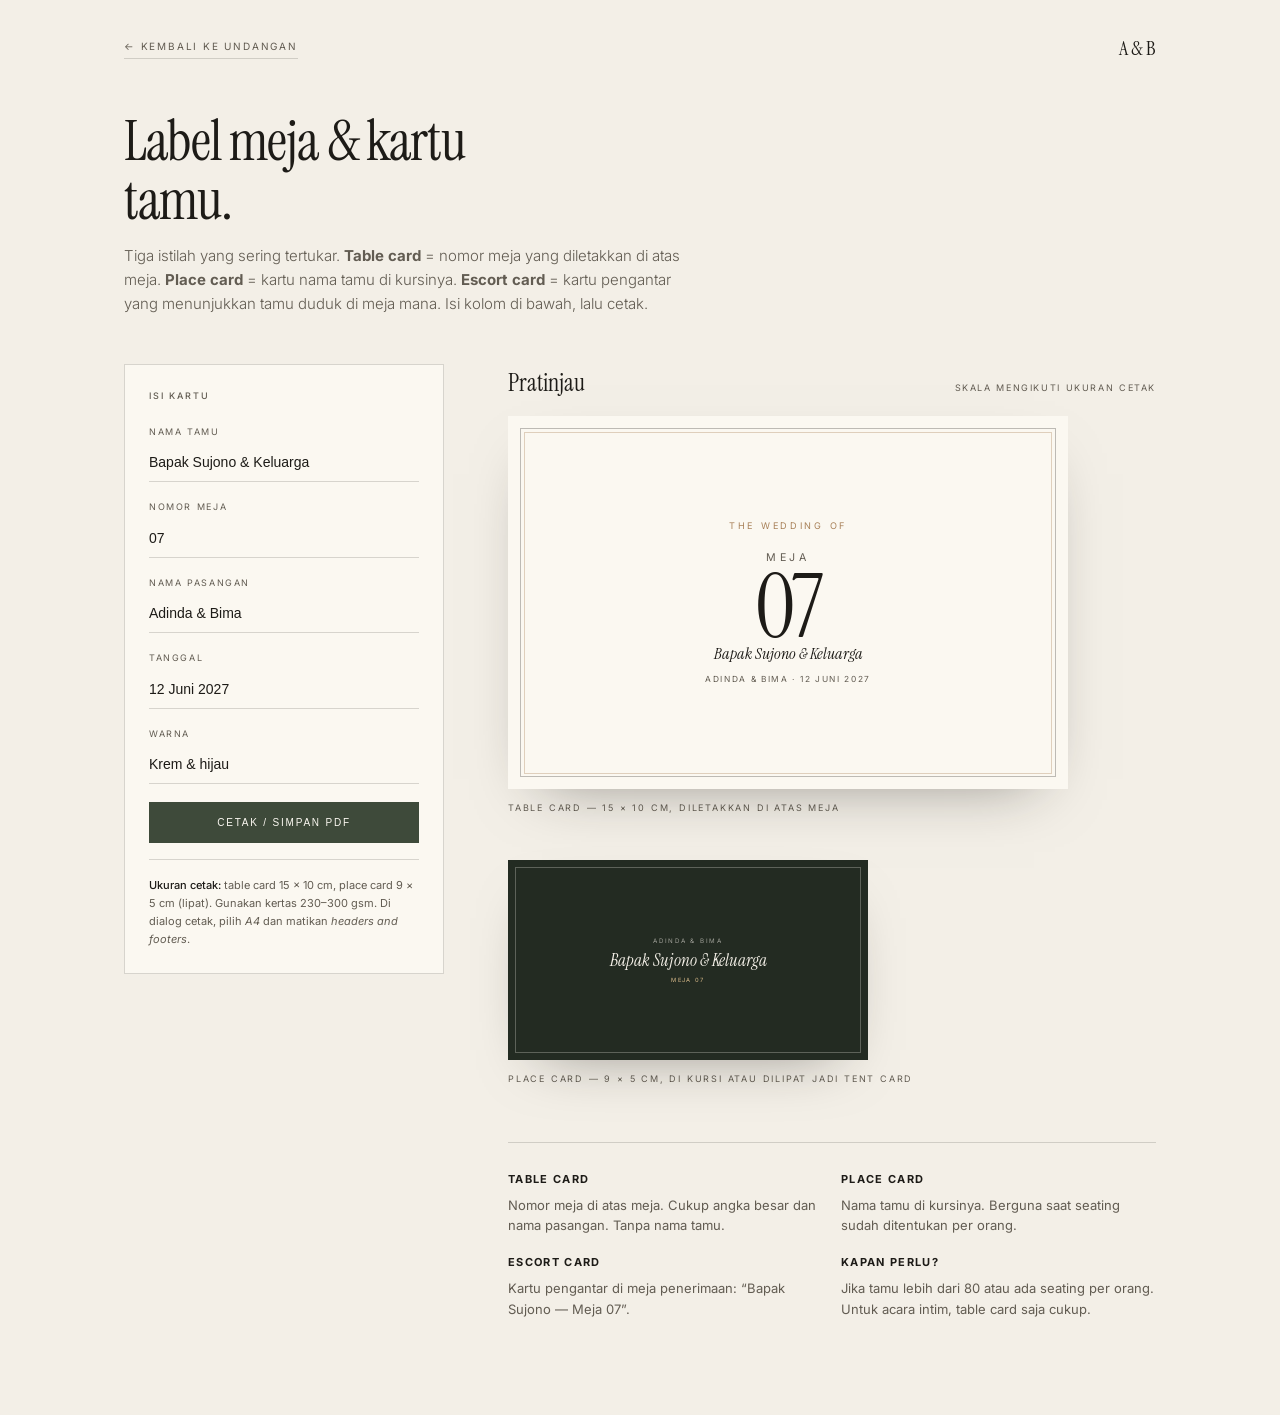
<file: table-card.html>
<!doctype html>
<html lang="id">
<head>
<meta charset="utf-8" />
<meta name="viewport" content="width=device-width, initial-scale=1" />
<title>Label Meja &amp; Kartu Tamu — Adinda &amp; Bima</title>
<link rel="icon" href="/assets/favicon.svg" type="image/svg+xml" />
<meta name="description" content="Contoh table card dan place card untuk resepsi pernikahan. Bisa diisi, dipratinjau, dan dicetak." />
<link rel="preconnect" href="https://fonts.googleapis.com" />
<link rel="preconnect" href="https://fonts.gstatic.com" crossorigin />
<link href="https://fonts.googleapis.com/css2?family=Instrument+Serif:ital@0;1&family=Inter:wght@300;400;500;600&display=swap" rel="stylesheet" />
<style>
  *, *::before, *::after { box-sizing: border-box; }
  :root {
    --bg: #F3EFE7;
    --paper: #FBF8F1;
    --ink: #1D1B17;
    --muted: #625C52;
    --line: rgba(29,27,23,.16);
    --accent: #3E4A3A;
    --accent-2: #A9825A;
    --display: "Instrument Serif", Georgia, serif;
    --body: "Inter", system-ui, sans-serif;
  }
  html { -webkit-text-size-adjust: 100%; }
  body {
    margin: 0; background: var(--bg); color: var(--ink);
    font-family: var(--body); font-size: 15px; line-height: 1.6;
    -webkit-font-smoothing: antialiased;
  }
  .page { max-width: 1080px; margin: 0 auto; padding: 32px 24px 96px; }

  .topbar { display: flex; justify-content: space-between; align-items: center; gap: 16px; margin-bottom: 48px; }
  .back {
    font-size: 10px; letter-spacing: .18em; text-transform: uppercase;
    text-decoration: none; color: var(--muted);
    border-bottom: 1px solid var(--line); padding-bottom: 4px;
  }
  .back:hover { color: var(--ink); border-color: var(--ink); }
  .mark { font-family: var(--display); font-size: 20px; }

  h1 {
    font-family: var(--display); font-weight: 400;
    font-size: clamp(34px, 5.4vw, 56px); line-height: 1.05;
    letter-spacing: -.02em; margin: 0 0 14px; max-width: 16ch;
  }
  .lede { color: var(--muted); font-weight: 300; max-width: 62ch; margin: 0; }

  .layout {
    display: grid; grid-template-columns: 320px 1fr;
    gap: clamp(28px, 5vw, 64px); align-items: start;
    margin-top: 48px;
  }

  .controls {
    background: var(--paper); border: 1px solid var(--line);
    padding: 24px; position: sticky; top: 24px;
  }
  .controls h2 {
    font-size: 9px; letter-spacing: .22em; text-transform: uppercase;
    color: var(--muted); font-weight: 500; margin: 0 0 22px;
  }
  .field { margin-bottom: 18px; }
  .field label {
    display: block; font-size: 9px; letter-spacing: .18em;
    text-transform: uppercase; color: var(--muted); margin-bottom: 6px;
  }
  .field input, .field select {
    width: 100%; background: transparent; border: 0;
    border-bottom: 1px solid var(--line);
    padding: 9px 0 11px; font-size: 14px; font-weight: 300;
    border-radius: 0; color: var(--ink);
  }
  .field input:focus, .field select:focus { outline: none; border-bottom-color: var(--accent); }
  .field select { appearance: none; }
  .btn {
    display: inline-flex; align-items: center; justify-content: center; gap: 9px;
    width: 100%; padding: 14px 20px;
    background: var(--accent); color: var(--paper);
    border: 1px solid var(--accent); border-radius: 0;
    font-size: 10px; font-weight: 500; letter-spacing: .18em; text-transform: uppercase;
    cursor: pointer; transition: background .25s;
  }
  .btn:hover { background: #2F3A2C; }
  .hint {
    font-size: 11px; color: var(--muted); line-height: 1.65;
    margin: 16px 0 0; padding-top: 16px; border-top: 1px solid var(--line);
  }
  .hint strong { color: var(--ink); font-weight: 500; }

  .stage { min-width: 0; }
  .stage-head {
    display: flex; align-items: baseline; justify-content: space-between;
    gap: 16px; margin-bottom: 14px;
  }
  .stage-head h2 {
    font-family: var(--display); font-weight: 400; font-size: 24px; margin: 0;
  }
  .stage-head span { font-size: 9px; letter-spacing: .18em; text-transform: uppercase; color: var(--muted); }

  .card-wrap { margin-bottom: 44px; }
  .card-caption {
    font-size: 9px; letter-spacing: .2em; text-transform: uppercase;
    color: var(--muted); margin: 12px 0 0;
  }

  /* ---------- table card 15 x 10 cm ---------- */
  .table-card {
    width: min(100%, 560px);
    aspect-ratio: 3 / 2;
    background: #FBF8F1;
    color: #1D1B17;
    container-type: inline-size;
    position: relative;
    overflow: hidden;
    padding: 7cqw;
    box-shadow: 0 24px 60px -34px rgba(29,27,23,.5);
  }
  .table-card::before {
    content: ""; position: absolute; inset: 3.2cqw;
    border: 1px solid rgba(29,27,23,.28);
  }
  .table-card::after {
    content: ""; position: absolute; inset: 4.1cqw;
    border: 1px solid rgba(169,130,90,.35);
  }
  .tc-inner {
    position: relative; z-index: 1; height: 100%;
    display: flex; flex-direction: column; align-items: center;
    text-align: center; padding: 3.4cqw;
  }
  .tc-eyebrow {
    font-size: 2.4cqw; letter-spacing: .3em; text-transform: uppercase;
    color: #A9825A; margin: 0;
  }
  .tc-label {
    font-size: 2.8cqw; letter-spacing: .34em; text-transform: uppercase;
    color: #625C52; margin: 4.2cqw 0 0;
  }
  .tc-number {
    font-family: var(--display); font-size: 23cqw; line-height: .82;
    letter-spacing: -.02em; margin: 1.4cqw 0 0;
  }
  .tc-guest {
    font-family: var(--display); font-style: italic;
    font-size: 4.2cqw; line-height: 1.2; margin: auto 0 0;
    max-width: 90%; overflow-wrap: anywhere;
  }
  .tc-footer {
    font-size: 2.2cqw; letter-spacing: .2em; text-transform: uppercase;
    color: #625C52; margin: 2.6cqw 0 0;
  }

  /* ---------- place card 9 x 5 cm ---------- */
  .place-card {
    width: min(100%, 360px);
    aspect-ratio: 9 / 5;
    background: #232B22;
    color: #F3EFE7;
    container-type: inline-size;
    position: relative;
    overflow: hidden;
    padding: 5cqw 6cqw;
    display: flex; flex-direction: column; align-items: center; justify-content: center;
    text-align: center;
    box-shadow: 0 24px 60px -34px rgba(29,27,23,.5);
  }
  .place-card::before {
    content: ""; position: absolute; inset: 3.4cqw;
    border: 1px solid rgba(243,239,231,.28);
  }
  .pc-eyebrow {
    position: relative; font-size: 3cqw; letter-spacing: .28em;
    text-transform: uppercase; color: rgba(243,239,231,.6); margin: 0;
  }
  .pc-name {
    position: relative; font-family: var(--display); font-style: italic;
    font-size: 8.4cqw; line-height: 1.15; margin: 2.4cqw 0 0;
    max-width: 92%; overflow-wrap: anywhere;
  }
  .pc-table {
    position: relative; font-size: 2.8cqw; letter-spacing: .24em;
    text-transform: uppercase; color: #D8BA8A; margin: 2.2cqw 0 0;
  }
  .fold {
    position: absolute; left: 0; right: 0; top: 50%; z-index: 2;
    border-top: 1px dashed rgba(243,239,231,.3);
  }
  .fold span {
    position: absolute; right: 4px; top: -8px;
    font-size: 7px; letter-spacing: .12em; text-transform: uppercase;
    color: rgba(243,239,231,.45);
  }

  /* ---------- theme: forest ---------- */
  body.theme-forest .table-card { background: #232B22; color: #F3EFE7; }
  body.theme-forest .table-card::before { border-color: rgba(243,239,231,.3); }
  body.theme-forest .table-card::after { border-color: rgba(216,186,138,.35); }
  body.theme-forest .tc-eyebrow,
  body.theme-forest .pc-table { color: #D8BA8A; }
  body.theme-forest .tc-label,
  body.theme-forest .tc-footer { color: rgba(243,239,231,.6); }
  body.theme-forest .place-card { background: #FBF8F1; color: #1D1B17; }
  body.theme-forest .place-card::before { border-color: rgba(29,27,23,.24); }
  body.theme-forest .pc-eyebrow { color: #625C52; }
  body.theme-forest .pc-table { color: #A9825A; }
  body.theme-forest .fold { border-color: rgba(29,27,23,.25); }
  body.theme-forest .fold span { color: rgba(29,27,23,.4); }

  .note-grid {
    display: grid; grid-template-columns: repeat(auto-fit, minmax(220px, 1fr));
    gap: 18px; margin-top: 56px; padding-top: 28px;
    border-top: 1px solid var(--line);
  }
  .note-grid h3 { font-size: 11px; letter-spacing: .12em; text-transform: uppercase; margin: 0 0 6px; }
  .note-grid p { font-size: 13px; color: var(--muted); margin: 0; line-height: 1.6; }

  @media (max-width: 720px) {
    .layout { grid-template-columns: 1fr; }
    .controls { position: static; }
  }

  /* ---------- print ---------- */
  @page { size: A4; margin: 16mm; }
  @media print {
    body { background: #fff; }
    .page { max-width: none; padding: 0; }
    .topbar, h1, .lede, .layout > .controls, .stage-head, .card-caption, .note-grid { display: none !important; }
    .layout { display: block; margin: 0; }
    .stage { display: block; }
    .card-wrap { margin: 0 0 18mm; }
    .table-card {
      width: 150mm; height: 100mm; max-width: none;
      box-shadow: none; break-inside: avoid;
      -webkit-print-color-adjust: exact; print-color-adjust: exact;
    }
    .place-card {
      width: 90mm; height: 50mm; max-width: none;
      box-shadow: none; break-inside: avoid;
      -webkit-print-color-adjust: exact; print-color-adjust: exact;
    }
    .fold { display: none; }
  }
</style>
</head>
<body>
<div class="page">

  <div class="topbar">
    <a class="back" href="index.html">&larr; Kembali ke undangan</a>
    <span class="mark">A &amp; B</span>
  </div>

  <h1>Label meja &amp; kartu tamu.</h1>
  <p class="lede">
    Tiga istilah yang sering tertukar. <strong>Table card</strong> = nomor meja yang diletakkan di atas meja.
    <strong>Place card</strong> = kartu nama tamu di kursinya. <strong>Escort card</strong> = kartu pengantar
    yang menunjukkan tamu duduk di meja mana. Isi kolom di bawah, lalu cetak.
  </p>

  <div class="layout">

    <aside class="controls" aria-label="Pengaturan kartu">
      <h2>Isi Kartu</h2>

      <div class="field">
        <label for="guestInput">Nama tamu</label>
        <input id="guestInput" type="text" value="Bapak Sujono &amp; Keluarga" maxlength="60" />
      </div>
      <div class="field">
        <label for="tableInput">Nomor meja</label>
        <input id="tableInput" type="text" value="07" maxlength="3" inputmode="numeric" />
      </div>
      <div class="field">
        <label for="coupleInput">Nama pasangan</label>
        <input id="coupleInput" type="text" value="Adinda &amp; Bima" maxlength="40" />
      </div>
      <div class="field">
        <label for="dateInput">Tanggal</label>
        <input id="dateInput" type="text" value="12 Juni 2027" maxlength="30" />
      </div>
      <div class="field">
        <label for="themeInput">Warna</label>
        <select id="themeInput">
          <option value="cream">Krem &amp; hijau</option>
          <option value="forest">Hijau &amp; krem</option>
        </select>
      </div>

      <button class="btn" type="button" id="printBtn">Cetak / Simpan PDF</button>

      <p class="hint">
        <strong>Ukuran cetak:</strong> table card 15 &times; 10 cm, place card 9 &times; 5 cm (lipat).
        Gunakan kertas 230&ndash;300 gsm. Di dialog cetak, pilih <em>A4</em> dan matikan
        <em>headers and footers</em>.
      </p>
    </aside>

    <main class="stage">
      <div class="stage-head">
        <h2>Pratinjau</h2>
        <span>Skala mengikuti ukuran cetak</span>
      </div>

      <div class="card-wrap">
        <div class="table-card" id="tableCard">
          <div class="tc-inner">
            <p class="tc-eyebrow">The Wedding Of</p>
            <p class="tc-label">Meja</p>
            <p class="tc-number" id="cardNumber">07</p>
            <p class="tc-guest" id="cardGuest">Bapak Sujono &amp; Keluarga</p>
            <p class="tc-footer" id="cardFooter">Adinda &amp; Bima &middot; 12 Juni 2027</p>
          </div>
        </div>
        <p class="card-caption">Table card &mdash; 15 &times; 10 cm, diletakkan di atas meja</p>
      </div>

      <div class="card-wrap">
        <div class="place-card">
          <p class="pc-eyebrow" id="pcCouple">Adinda &amp; Bima</p>
          <p class="pc-name" id="pcGuest">Bapak Sujono</p>
          <p class="pc-table" id="pcTable">Meja 07</p>
        </div>
        <p class="card-caption">Place card &mdash; 9 &times; 5 cm, di kursi atau dilipat jadi tent card</p>
      </div>

      <div class="note-grid">
        <div>
          <h3>Table card</h3>
          <p>Nomor meja di atas meja. Cukup angka besar dan nama pasangan. Tanpa nama tamu.</p>
        </div>
        <div>
          <h3>Place card</h3>
          <p>Nama tamu di kursinya. Berguna saat seating sudah ditentukan per orang.</p>
        </div>
        <div>
          <h3>Escort card</h3>
          <p>Kartu pengantar di meja penerimaan: &ldquo;Bapak Sujono &mdash; Meja 07&rdquo;.</p>
        </div>
        <div>
          <h3>Kapan perlu?</h3>
          <p>Jika tamu lebih dari 80 atau ada seating per orang. Untuk acara intim, table card saja cukup.</p>
        </div>
      </div>
    </main>
  </div>
</div>

<script>
(function () {
  "use strict";
  const guest = document.getElementById("guestInput");
  const table = document.getElementById("tableInput");
  const couple = document.getElementById("coupleInput");
  const date = document.getElementById("dateInput");
  const theme = document.getElementById("themeInput");

  const cardNumber = document.getElementById("cardNumber");
  const cardGuest = document.getElementById("cardGuest");
  const cardFooter = document.getElementById("cardFooter");
  const pcCouple = document.getElementById("pcCouple");
  const pcGuest = document.getElementById("pcGuest");
  const pcTable = document.getElementById("pcTable");

  function render() {
    const tableValue = (table.value || "—").trim();
    const guestValue = (guest.value || "Tamu Undangan").trim();
    const coupleValue = (couple.value || "Adinda & Bima").trim();
    const dateValue = (date.value || "12 Juni 2027").trim();

    cardNumber.textContent = tableValue;
    cardGuest.textContent = guestValue;
    cardFooter.textContent = coupleValue + " · " + dateValue;
    pcCouple.textContent = coupleValue;
    pcGuest.textContent = guestValue;
    pcTable.textContent = "Meja " + tableValue;

    document.body.classList.toggle("theme-forest", theme.value === "forest");
  }

  [guest, table, couple, date, theme].forEach(function (el) {
    el.addEventListener("input", render);
    el.addEventListener("change", render);
  });

  document.getElementById("printBtn").addEventListener("click", function () {
    window.print();
  });

  render();
})();
</script>
</body>
</html>
</file>
<file: styles.css>
/* ==========================================================================
   Adinda & Bima — Quiet Romantic editorial invitation
   Hand-built demo. No framework, no build step.
   ========================================================================== */

*, *::before, *::after { box-sizing: border-box; }

:root {
  --bg: #F3EFE7;
  --bg-deep: #EDE7DB;
  --paper: #FBF8F1;
  --ink: #1D1B17;
  --muted: #625C52;
  --line: rgba(29, 27, 23, .16);
  --line-soft: rgba(29, 27, 23, .09);
  --accent: #3E4A3A;
  --accent-2: #A9825A;
  --cream: #F3EFE7;

  --display: "Instrument Serif", Georgia, "Times New Roman", serif;
  --body: "Inter", system-ui, -apple-system, "Segoe UI", sans-serif;

  --ease: cubic-bezier(.22, .61, .36, 1);
  --pad: clamp(20px, 5vw, 40px);
  --sec-y: clamp(76px, 12vw, 148px);
  --max: 1120px;
}

html {
  scroll-behavior: smooth;
  -webkit-text-size-adjust: 100%;
}

body {
  margin: 0;
  background: var(--bg);
  color: var(--ink);
  font-family: var(--body);
  font-weight: 400;
  font-size: 16px;
  line-height: 1.65;
  -webkit-font-smoothing: antialiased;
  overflow-x: hidden;
}

body.is-locked { overflow: hidden; }

img { max-width: 100%; display: block; }
[hidden] { display: none !important; }
button, input, select, textarea { font: inherit; color: inherit; }
button { cursor: pointer; }
a { color: inherit; }
::selection { background: var(--accent); color: var(--cream); }

:focus-visible {
  outline: 2px solid var(--accent-2);
  outline-offset: 3px;
}

.skip-link {
  position: fixed; top: 12px; left: 12px; z-index: 300;
  padding: 10px 16px; background: var(--ink); color: var(--cream);
  font-size: 12px; text-decoration: none; transform: translateY(-160%);
  transition: transform .2s;
}
.skip-link:focus { transform: none; }

/* ---------- utilities ---------- */
.wrap {
  width: 100%;
  max-width: var(--max);
  margin: 0 auto;
  padding: 0 var(--pad);
}
.wrap-narrow { max-width: 780px; }

.section { padding: var(--sec-y) 0; position: relative; }
section[id] { scroll-margin-top: 24px; }
.section-opening { padding-top: clamp(96px, 15vh, 160px); text-align: center; }

.eyebrow {
  font-size: 10px; font-weight: 500;
  letter-spacing: .26em; text-transform: uppercase;
  color: var(--accent-2); margin: 0 0 18px;
}
.eyebrow-light { color: rgba(243, 239, 231, .72); }

.sec-num {
  font-size: 10px; letter-spacing: .22em; text-transform: uppercase;
  color: var(--muted); margin: 0 0 18px; font-weight: 500;
}
.sec-head { margin-bottom: clamp(32px, 5vw, 56px); }
.sec-title {
  font-family: var(--display);
  font-weight: 400;
  font-size: clamp(32px, 5.2vw, 56px);
  line-height: 1.06;
  letter-spacing: -.015em;
  margin: 0;
  max-width: 18ch;
}

.statement {
  font-family: var(--display);
  font-weight: 400;
  font-size: clamp(34px, 6.2vw, 68px);
  line-height: 1.06;
  letter-spacing: -.02em;
  max-width: 900px;
  margin: 0 auto;
}
.statement em { font-style: italic; color: var(--accent); }

.lede {
  font-size: clamp(15px, 1.8vw, 17px);
  font-weight: 300;
  color: var(--muted);
  max-width: 56ch;
  margin: 28px auto 0;
}
.lede.left { margin-left: 0; }

.footnote {
  font-size: 11px; color: var(--muted); opacity: .8;
  margin: 28px 0 0;
}

/* ---------- buttons ---------- */
.btn {
  display: inline-flex; align-items: center; justify-content: center; gap: 10px;
  border: 1px solid transparent;
  background: transparent;
  padding: 14px 24px;
  font-size: 10px; font-weight: 500;
  letter-spacing: .18em; text-transform: uppercase;
  text-decoration: none;
  border-radius: 0;
  transition: background .25s var(--ease), color .25s var(--ease), border-color .25s var(--ease), transform .2s;
}
.btn:active { transform: scale(.985); }
.btn svg { width: 16px; height: 16px; }

.btn-solid { background: var(--accent); color: var(--cream); border-color: var(--accent); }
.btn-solid:hover { background: #2F3A2C; border-color: #2F3A2C; }

.btn-ghost { border-color: var(--line); color: var(--ink); }
.btn-ghost:hover { background: rgba(29, 27, 23, .06); }

.btn-outline-light { border-color: rgba(243, 239, 231, .55); color: var(--cream); }
.btn-outline-light:hover { background: rgba(243, 239, 231, .12); border-color: var(--cream); }

.btn-wide { width: 100%; }
.btn-copy { padding: 10px 16px; font-size: 9px; flex: 0 0 auto; }

.link-arrow {
  display: inline-flex; align-items: center; gap: 8px;
  margin-top: 22px;
  font-size: 10px; font-weight: 500;
  letter-spacing: .18em; text-transform: uppercase;
  text-decoration: none;
  border-bottom: 1px solid var(--line);
  padding-bottom: 6px;
  transition: border-color .25s, gap .25s;
}
.link-arrow:hover { border-color: var(--accent); gap: 12px; }
.link-arrow svg { width: 14px; height: 14px; }

/* ---------- reveal ---------- */
body.reveal-ready .reveal {
  opacity: 0;
  transform: translateY(18px);
  transition: opacity .8s var(--ease), transform .8s var(--ease);
  transition-delay: var(--d, 0s);
}
body.reveal-ready .reveal.is-in { opacity: 1; transform: none; }

/* ---------- progress ---------- */
.progress {
  position: fixed; top: 0; left: 0; right: 0; height: 2px;
  z-index: 120; background: transparent; pointer-events: none;
}
.progress span {
  display: block; height: 100%; width: 0;
  background: var(--accent-2);
  transition: width .12s linear;
}

/* ==========================================================================
   GATE
   ========================================================================== */
.gate {
  position: fixed; inset: 0; z-index: 200;
  display: flex; align-items: center; justify-content: center;
  text-align: center;
  overflow: hidden;
  background: #14150F;
  transition: opacity 1s var(--ease), visibility 1s;
}
.gate.is-open { opacity: 0; visibility: hidden; pointer-events: none; }

.gate-media { position: absolute; inset: 0; }
.gate-media img {
  width: 100%; height: 100%; object-fit: cover;
  object-position: center 42%;
  filter: saturate(.82) brightness(.78) contrast(1.02);
  transform: scale(1.06);
  animation: gateZoom 14s var(--ease) forwards;
}
@keyframes gateZoom { to { transform: scale(1); } }

.gate-scrim {
  position: absolute; inset: 0;
  background:
    linear-gradient(180deg, rgba(12, 13, 9, .62) 0%, rgba(12, 13, 9, .18) 32%, rgba(12, 13, 9, .28) 62%, rgba(12, 13, 9, .82) 100%),
    radial-gradient(ellipse at 50% 45%, transparent 30%, rgba(12, 13, 9, .34) 100%);
}

.gate-inner {
  position: relative; z-index: 2;
  padding: 32px 24px calc(72px + env(safe-area-inset-bottom));
  max-width: 720px;
  color: var(--cream);
  display: flex; flex-direction: column; align-items: center;
}

.gate-names {
  font-family: var(--display);
  font-weight: 400;
  font-size: clamp(56px, 16vw, 116px);
  line-height: .88;
  letter-spacing: -.025em;
  margin: 0;
  text-shadow: 0 2px 40px rgba(0, 0, 0, .25);
}
.gate-amp {
  display: block;
  font-style: italic;
  font-size: .5em;
  line-height: 1.25;
  color: #D8BA8A;
  margin: 2px 0;
}

.gate-date {
  margin: 22px 0 0;
  font-size: 10px; font-weight: 500;
  letter-spacing: .3em; text-transform: uppercase;
  color: rgba(243, 239, 231, .82);
}

.gate-guest {
  margin-top: clamp(36px, 7vh, 60px);
  padding-top: 24px;
  border-top: 1px solid rgba(243, 239, 231, .26);
  min-width: min(320px, 80vw);
}
.gate-guest .eyebrow { margin-bottom: 8px; }
.gate-guest-name {
  font-family: var(--display);
  font-size: clamp(20px, 3.6vw, 26px);
  line-height: 1.25;
  margin: 0;
  overflow-wrap: anywhere;
}

.gate .btn { margin-top: 34px; }

.gate-note {
  margin: 22px 0 0;
  font-size: 10px;
  line-height: 1.6;
  color: rgba(243, 239, 231, .68);
  max-width: 34ch;
}

.gate-scroll {
  position: absolute; bottom: calc(20px + env(safe-area-inset-bottom));
  left: 50%; transform: translateX(-50%);
  width: 1px; height: 46px;
  background: rgba(243, 239, 231, .2);
  z-index: 2; overflow: hidden;
}
.gate-scroll span {
  display: block; width: 100%; height: 40%;
  background: rgba(243, 239, 231, .85);
  animation: scrollCue 2.4s ease-in-out infinite;
}
@keyframes scrollCue {
  0% { transform: translateY(-110%); }
  60%, 100% { transform: translateY(260%); }
}

/* ==========================================================================
   OPENING
   ========================================================================== */
.pullquote {
  margin: clamp(48px, 8vw, 84px) auto 0;
  max-width: 600px;
}
.pullquote blockquote {
  font-family: var(--display);
  font-style: italic;
  font-size: clamp(22px, 3.4vw, 32px);
  line-height: 1.35;
  margin: 0;
  color: var(--ink);
}
.pullquote figcaption {
  margin-top: 16px;
  font-size: 10px; letter-spacing: .22em; text-transform: uppercase;
  color: var(--muted);
}
.pullquote figcaption::before {
  content: ""; display: inline-block;
  width: 28px; height: 1px; background: var(--line);
  vertical-align: middle; margin-right: 12px;
}

.signature {
  font-family: var(--display);
  font-style: italic;
  font-size: clamp(26px, 4vw, 36px);
  margin: clamp(32px, 5vw, 52px) 0 0;
  color: var(--accent);
}

/* ==========================================================================
   COUPLE
   ========================================================================== */
.section-couple { background: var(--bg-deep); }

.couple-grid {
  display: grid;
  grid-template-columns: 1fr auto 1fr;
  align-items: center;
  gap: clamp(20px, 4vw, 56px);
  margin-top: clamp(12px, 2vw, 24px);
}
.person { text-align: center; }
.person-name {
  font-family: var(--display);
  font-weight: 400;
  font-size: clamp(34px, 4.6vw, 54px);
  line-height: 1.02;
  letter-spacing: -.01em;
  margin: 0 0 22px;
}
.person-meta {
  font-size: 10px; letter-spacing: .2em; text-transform: uppercase;
  color: var(--muted); margin: 0 0 8px;
}
.person-parents {
  font-family: var(--display);
  font-size: clamp(19px, 2.4vw, 24px);
  line-height: 1.35;
  margin: 0;
}
.person-origin {
  font-size: 10px; letter-spacing: .22em; text-transform: uppercase;
  color: var(--muted); margin: 22px 0 0;
}

.couple-mark {
  width: clamp(58px, 7vw, 82px);
  aspect-ratio: 1;
  border: 1px solid var(--line);
  border-radius: 50%;
  display: grid; place-items: center;
}
.couple-mark span {
  font-family: var(--display);
  font-style: italic;
  font-size: clamp(26px, 3.4vw, 38px);
  color: var(--accent-2);
  translate: 0 -2px;
}

.couple-note {
  text-align: center;
  margin: clamp(40px, 6vw, 64px) 0 0;
  font-family: var(--display);
  font-style: italic;
  font-size: clamp(19px, 2.4vw, 24px);
  color: var(--muted);
}

/* ==========================================================================
   STORY
   ========================================================================== */
.story-layout {
  display: grid;
  grid-template-columns: 1.25fr .85fr;
  gap: clamp(36px, 7vw, 88px);
  align-items: start;
}
.story-item {
  display: grid;
  grid-template-columns: 74px 1fr;
  gap: 18px;
  padding: 26px 0;
  border-top: 1px solid var(--line);
}
.story-item:first-child { border-top: 0; padding-top: 0; }
.story-year {
  font-size: 11px; font-weight: 500; letter-spacing: .14em;
  color: var(--accent-2); padding-top: 6px;
}
.story-item h3 {
  font-family: var(--display);
  font-weight: 400;
  font-size: clamp(24px, 3vw, 32px);
  line-height: 1.1;
  margin: 0 0 8px;
}
.story-item p {
  margin: 0;
  font-size: 14.5px;
  font-weight: 300;
  color: var(--muted);
  max-width: 46ch;
}

.story-media {
  margin: 0;
  position: sticky;
  top: 96px;
}
.story-media img {
  width: 100%;
  aspect-ratio: 4 / 5;
  object-fit: cover;
}
.story-media figcaption {
  margin-top: 12px;
  font-size: 10px; letter-spacing: .18em; text-transform: uppercase;
  color: var(--muted);
}

/* ==========================================================================
   SAVE THE DATE (dark)
   ========================================================================== */
.section-date {
  background: #232B22;
  color: var(--cream);
}
.section-date .sec-num { color: rgba(243, 239, 231, .62); }
.section-date .sec-title { color: var(--cream); }
.date-block {
  text-align: center;
  border-top: 1px solid rgba(243, 239, 231, .18);
  border-bottom: 1px solid rgba(243, 239, 231, .18);
  padding: clamp(40px, 7vw, 72px) 0;
}
.date-line {
  font-size: 10px; letter-spacing: .3em; text-transform: uppercase;
  color: rgba(243, 239, 231, .65); margin: 0 0 18px;
}
.date-big {
  font-family: var(--display);
  font-size: clamp(64px, 15vw, 132px);
  line-height: .9;
  letter-spacing: -.03em;
  margin: 0;
  color: var(--cream);
}
.date-big span { color: var(--accent-2); margin: 0 .06em; }
.date-place {
  font-size: 10px; letter-spacing: .3em; text-transform: uppercase;
  color: rgba(243, 239, 231, .65);
  margin: 22px 0 0;
}

.countdown {
  display: grid;
  grid-template-columns: repeat(4, minmax(0, 1fr));
  gap: clamp(8px, 2vw, 20px);
  max-width: 560px;
  margin: clamp(36px, 6vw, 56px) auto 0;
}
.count-cell {
  border-left: 1px solid rgba(243, 239, 231, .16);
  padding: 4px 4px 4px 12px;
  text-align: left;
}
.count-cell:first-child { border-left: 0; padding-left: 0; }
.count-num {
  display: block;
  font-family: var(--display);
  font-size: clamp(30px, 5.4vw, 48px);
  line-height: 1;
  font-variant-numeric: tabular-nums;
}
.count-label {
  display: block;
  margin-top: 8px;
  font-size: 9px; letter-spacing: .2em; text-transform: uppercase;
  color: rgba(243, 239, 231, .66);
}

.date-actions {
  display: flex; flex-wrap: wrap; gap: 12px;
  justify-content: center;
  margin-top: clamp(34px, 5vw, 48px);
}
.section-date .btn-solid { background: var(--cream); color: #232B22; border-color: var(--cream); }
.section-date .btn-solid:hover { background: #E4DECD; border-color: #E4DECD; }
.section-date .btn-ghost { border-color: rgba(243, 239, 231, .35); color: var(--cream); }
.section-date .btn-ghost:hover { background: rgba(243, 239, 231, .1); }

/* ==========================================================================
   EVENTS
   ========================================================================== */
.event-grid {
  display: grid;
  grid-template-columns: 1fr 1fr;
  gap: clamp(28px, 5vw, 64px);
}
.event-card {
  border-top: 1px solid var(--ink);
  padding-top: 28px;
}
.event-card .eyebrow { color: var(--muted); }
.event-name {
  font-family: var(--display);
  font-weight: 400;
  font-size: clamp(26px, 3.4vw, 36px);
  line-height: 1.1;
  margin: 0 0 18px;
}
.event-date {
  font-size: 12px; letter-spacing: .08em;
  color: var(--muted); margin: 0 0 6px;
}
.event-time {
  font-family: var(--display);
  font-size: clamp(38px, 5vw, 52px);
  line-height: 1;
  margin: 0;
}
.event-time span {
  font-family: var(--body);
  font-size: 11px; font-weight: 500; letter-spacing: .16em;
  vertical-align: middle; margin-left: 4px;
  color: var(--muted);
}
.event-rule {
  height: 1px; background: var(--line-soft);
  margin: 26px 0;
}
.event-venue {
  font-size: 14px; font-weight: 500;
  margin: 0 0 4px;
}
.event-address {
  font-size: 13.5px; font-weight: 300; line-height: 1.6;
  color: var(--muted); margin: 0;
}

/* ==========================================================================
   GALLERY
   ========================================================================== */
.section-gallery { background: var(--paper); }
.gallery-grid {
  display: grid;
  grid-template-columns: repeat(12, 1fr);
  gap: clamp(8px, 1.2vw, 14px);
  margin-top: clamp(28px, 4vw, 44px);
}
.shot {
  border: 0; padding: 0; background: #E5DFD2;
  overflow: hidden; position: relative;
  display: block; width: 100%;
}
.shot img {
  width: 100%; height: 100%; object-fit: cover;
  transition: transform .8s var(--ease), filter .8s var(--ease);
  filter: saturate(.8) contrast(.97) sepia(.06);
}
.shot::after {
  content: ""; position: absolute; inset: 0;
  background: rgba(29, 27, 23, 0);
  transition: background .4s;
}
.shot:hover img { transform: scale(1.035); filter: saturate(.95) contrast(1); }
.shot:hover::after { background: rgba(29, 27, 23, .05); }

.shot-tall { grid-column: span 5; aspect-ratio: 4 / 5; }
.shot-wide { grid-column: span 7; aspect-ratio: 16 / 10; }
.shot-square { grid-column: span 6; aspect-ratio: 1 / 1; }

/* ==========================================================================
   RSVP
   ========================================================================== */
.section-rsvp { background: var(--bg-deep); }
.rsvp-card {
  margin-top: clamp(28px, 4vw, 40px);
  background: var(--paper);
  border: 1px solid var(--line-soft);
  padding: clamp(24px, 5vw, 44px);
}
.rsvp-count {
  margin: 0 0 28px;
  padding-bottom: 18px;
  border-bottom: 1px solid var(--line-soft);
  font-size: 10px; letter-spacing: .2em; text-transform: uppercase;
  color: var(--muted);
}
.rsvp-count::before {
  content: ""; display: inline-block;
  width: 6px; height: 6px; border-radius: 50%;
  background: var(--accent-2); margin-right: 9px;
  vertical-align: 1px;
}

.field { margin: 0 0 22px; min-width: 0; }
.field-row { display: grid; grid-template-columns: 1fr 1fr; gap: 22px; }
.field label, .field legend {
  display: block;
  font-size: 9px; font-weight: 500;
  letter-spacing: .2em; text-transform: uppercase;
  color: var(--muted);
  margin-bottom: 6px;
  padding: 0;
}
.field .optional { text-transform: none; letter-spacing: .04em; opacity: .7; }

.field input,
.field select,
.field textarea {
  width: 100%;
  background: transparent;
  border: 0;
  border-bottom: 1px solid var(--line);
  padding: 11px 0 13px;
  font-size: 15px;
  font-weight: 300;
  border-radius: 0;
  transition: border-color .25s;
}
.field textarea { resize: vertical; min-height: 76px; line-height: 1.6; }
.field input:focus, .field select:focus, .field textarea:focus {
  outline: none;
  border-bottom-color: var(--accent);
}
.field input::placeholder, .field textarea::placeholder {
  color: #9C968A; font-weight: 300;
}
.field select {
  appearance: none;
  background-image: url("data:image/svg+xml,%3Csvg xmlns='http://www.w3.org/2000/svg' width='12' height='8' viewBox='0 0 12 8'%3E%3Cpath d='M1 1l5 5 5-5' fill='none' stroke='%23625C52' stroke-width='1.2'/%3E%3C/svg%3E");
  background-repeat: no-repeat;
  background-position: right 2px center;
  padding-right: 24px;
}

fieldset.field { border: 0; padding: 0; margin-left: 0; margin-right: 0; }
.choice-row { display: flex; gap: 10px; margin-top: 4px; }
.choice { position: relative; flex: 1; }
.choice input {
  position: absolute; opacity: 0; width: 1px; height: 1px;
}
.choice span {
  display: flex; align-items: center; justify-content: center;
  padding: 13px 12px;
  border: 1px solid var(--line);
  font-size: 11px; letter-spacing: .12em; text-transform: uppercase;
  color: var(--muted);
  transition: background .25s, color .25s, border-color .25s;
}
.choice input:checked + span {
  background: var(--accent);
  border-color: var(--accent);
  color: var(--cream);
}
.choice input:focus-visible + span { outline: 2px solid var(--accent-2); outline-offset: 2px; }

.form-status {
  min-height: 18px;
  margin: 14px 0 0;
  font-size: 12px;
  color: var(--muted);
}
.form-status.is-error { color: #8A3A28; }

.rsvp-success { text-align: center; padding: 20px 0 6px; }
.success-mark {
  width: 54px; height: 54px;
  margin: 0 auto 20px;
  border: 1px solid var(--accent);
  border-radius: 50%;
  display: grid; place-items: center;
  font-size: 20px; color: var(--accent);
}
.rsvp-success h3 {
  font-family: var(--display);
  font-weight: 400;
  font-size: 30px;
  margin: 0 0 8px;
}
.rsvp-success p { margin: 0 0 24px; color: var(--muted); font-size: 14px; }

/* ==========================================================================
   WISHES
   ========================================================================== */
.wishes-layout {
  display: grid;
  grid-template-columns: .8fr 1.2fr;
  gap: clamp(32px, 6vw, 64px);
  align-items: start;
  margin-top: clamp(28px, 4vw, 40px);
}
.wish-form {
  background: var(--paper);
  border: 1px solid var(--line-soft);
  padding: clamp(22px, 4vw, 32px);
  position: sticky;
  top: 96px;
}
.wish-wall {
  display: grid;
  grid-template-columns: 1fr 1fr;
  gap: 12px;
}
.wish {
  background: var(--bg-deep);
  border: 1px solid var(--line-soft);
  padding: 22px;
  display: flex; flex-direction: column;
  min-height: 150px;
}
.wish-text {
  font-family: var(--display);
  font-size: 17px;
  line-height: 1.45;
  margin: 0 0 18px;
  overflow-wrap: anywhere;
}
.wish-meta {
  margin-top: auto;
  font-size: 9px; letter-spacing: .16em; text-transform: uppercase;
  color: var(--muted);
}
.wish.is-new { animation: wishIn .6s var(--ease); }
@keyframes wishIn {
  from { opacity: 0; transform: translateY(-8px) scale(.98); }
  to { opacity: 1; transform: none; }
}

/* ==========================================================================
   GIFT
   ========================================================================== */
.section-gift { background: var(--paper); }
.gift-list { margin-top: clamp(28px, 4vw, 40px); border-top: 1px solid var(--line); }
.gift-card {
  display: flex; align-items: center; justify-content: space-between;
  gap: 20px;
  padding: 24px 0;
  border-bottom: 1px solid var(--line);
}
.gift-bank {
  font-size: 9px; font-weight: 500;
  letter-spacing: .22em; text-transform: uppercase;
  color: var(--muted); margin: 0 0 6px;
}
.gift-number {
  font-family: var(--display);
  font-size: clamp(24px, 3.4vw, 32px);
  line-height: 1.1;
  font-variant-numeric: tabular-nums;
  letter-spacing: .04em;
  margin: 0;
}
.gift-holder {
  font-size: 12.5px; font-weight: 300;
  color: var(--muted); margin: 6px 0 0;
  line-height: 1.55;
}

/* ==========================================================================
   PRACTICAL
   ========================================================================== */
.accordion { border-top: 1px solid var(--line); }
.accordion details { border-bottom: 1px solid var(--line); }
.accordion summary {
  list-style: none;
  cursor: pointer;
  padding: 20px 0;
  font-size: 14px; font-weight: 500;
  display: flex; align-items: center; justify-content: space-between;
  gap: 20px;
}
.accordion summary::-webkit-details-marker { display: none; }
.accordion summary::after {
  content: "+";
  font-family: var(--body);
  font-weight: 300;
  font-size: 20px;
  line-height: 1;
  color: var(--muted);
  transition: transform .3s var(--ease);
}
.accordion details[open] summary::after { transform: rotate(45deg); }
.accordion details p {
  margin: 0 0 22px;
  font-size: 14px; font-weight: 300;
  color: var(--muted);
  max-width: 60ch;
}

/* ==========================================================================
   CLOSING
   ========================================================================== */
.closing {
  position: relative;
  min-height: 88vh;
  min-height: 88svh;
  display: grid;
  place-items: center;
  text-align: center;
  overflow: hidden;
  padding: var(--sec-y) var(--pad);
  color: var(--cream);
  isolation: isolate;
}
.closing-media {
  position: absolute; inset: 0; z-index: -2;
  width: 100%; height: 100%; object-fit: cover;
  filter: saturate(.8) brightness(.72);
}
.closing-scrim {
  position: absolute; inset: 0; z-index: -1;
  background:
    linear-gradient(180deg, rgba(18, 19, 14, .45) 0%, rgba(18, 19, 14, .35) 45%, rgba(18, 19, 14, .88) 100%);
}
.closing-inner { max-width: 760px; }
.closing-title {
  font-family: var(--display);
  font-weight: 400;
  font-size: clamp(30px, 5vw, 54px);
  line-height: 1.1;
  letter-spacing: -.015em;
  margin: 0 0 28px;
}
.closing-line {
  font-size: 13px; font-weight: 300;
  color: rgba(243, 239, 231, .78);
  margin: 0 0 32px;
}
.closing-names {
  font-family: var(--display);
  font-style: italic;
  font-size: clamp(36px, 6vw, 58px);
  line-height: 1;
  margin: 0 0 16px;
}
.closing-date {
  font-size: 10px; letter-spacing: .3em; text-transform: uppercase;
  color: rgba(243, 239, 231, .74);
  margin: 0;
}
.closing-actions {
  display: flex; flex-wrap: wrap; gap: 12px;
  justify-content: center;
  margin-top: 38px;
}

/* ==========================================================================
   FOOTER
   ========================================================================== */
.footer {
  background: #1B1A16;
  color: var(--cream);
  padding: clamp(52px, 8vw, 84px) 0 28px;
}
.footer-grid {
  display: grid;
  grid-template-columns: 1.4fr .6fr;
  gap: 40px;
  align-items: start;
}
.footer-mark {
  font-family: var(--display);
  font-size: 30px;
  margin: 0 0 14px;
}
.footer-note {
  font-size: 12px; font-weight: 300; line-height: 1.7;
  color: rgba(243, 239, 231, .62);
  max-width: 46ch;
  margin: 0;
}
.footer-links { display: flex; flex-direction: column; gap: 10px; align-items: flex-start; }
.footer-links a {
  font-size: 11px; letter-spacing: .1em; text-transform: uppercase;
  color: rgba(243, 239, 231, .72);
  text-decoration: none;
  border-bottom: 1px solid rgba(243, 239, 231, .2);
  padding-bottom: 3px;
  transition: color .2s, border-color .2s;
}
.footer-links a:hover { color: var(--cream); border-color: var(--cream); }
.footer-bottom {
  display: flex; flex-wrap: wrap; justify-content: space-between; gap: 10px;
  margin-top: 54px; padding-top: 20px;
  border-top: 1px solid rgba(243, 239, 231, .14);
  font-size: 10px; letter-spacing: .06em;
  color: rgba(243, 239, 231, .58);
}

/* ==========================================================================
   FLOATING UI
   ========================================================================== */
.dock {
  position: fixed;
  left: 50%; bottom: max(14px, env(safe-area-inset-bottom));
  transform: translateX(-50%);
  z-index: 110;
  display: flex; align-items: center; gap: 2px;
  padding: 7px;
  background: rgba(251, 248, 241, .88);
  border: 1px solid rgba(29, 27, 23, .1);
  border-radius: 999px;
  backdrop-filter: blur(16px);
  -webkit-backdrop-filter: blur(16px);
  box-shadow: 0 10px 40px -18px rgba(29, 27, 23, .4);
}
.dock a {
  width: 54px;
  padding: 7px 2px 6px;
  display: flex; flex-direction: column; align-items: center; gap: 4px;
  border-radius: 999px;
  text-decoration: none;
  color: var(--muted);
  transition: background .25s, color .25s;
}
.dock a svg { width: 18px; height: 18px; }
.dock a span {
  font-size: 8px; letter-spacing: .08em;
  white-space: nowrap;
}
.dock a:hover { color: var(--ink); background: rgba(29, 27, 23, .05); }
.dock a.is-active { color: var(--cream); background: var(--accent); }
.dock a.is-active span { color: rgba(243, 239, 231, .9); }

.music-btn {
  position: fixed;
  top: max(16px, env(safe-area-inset-top));
  right: max(16px, env(safe-area-inset-right));
  z-index: 115;
  width: 42px; height: 42px;
  display: grid; place-items: center;
  border-radius: 50%;
  border: 1px solid rgba(29, 27, 23, .14);
  background: rgba(251, 248, 241, .86);
  backdrop-filter: blur(14px);
  -webkit-backdrop-filter: blur(14px);
  color: var(--ink);
  transition: background .25s, color .25s;
}
.music-btn:hover { background: var(--paper); }
.music-btn svg { width: 18px; height: 18px; }
.music-btn .icon-on { display: none; }
.music-btn[aria-pressed="true"] { background: var(--accent); color: var(--cream); border-color: var(--accent); }
.music-btn[aria-pressed="true"] .icon-on { display: block; }
.music-btn[aria-pressed="true"] .icon-off { display: none; }

/* ==========================================================================
   LIGHTBOX
   ========================================================================== */
.lightbox {
  border: 0;
  padding: 0;
  background: transparent;
  max-width: 100vw;
  max-height: 100vh;
  width: 100%;
  height: 100%;
  margin: 0;
  place-items: center;
}
.lightbox::backdrop { background: rgba(12, 13, 9, .94); }
.lightbox[open] { display: grid; }
.lightbox img {
  max-width: 92vw;
  max-height: 80vh;
  object-fit: contain;
  grid-area: 1 / 1;
}
.lightbox p {
  grid-area: 1 / 1;
  align-self: end;
  margin: 0 0 3vh;
  color: rgba(243, 239, 231, .78);
  font-size: 11px;
  letter-spacing: .14em;
  text-transform: uppercase;
  text-align: center;
}
.lightbox-close {
  position: fixed;
  top: 18px; right: 22px;
  width: 44px; height: 44px;
  border: 0; background: transparent;
  color: var(--cream);
  font-size: 30px; font-weight: 300;
  line-height: 1;
  z-index: 2;
}

/* ==========================================================================
   RESPONSIVE
   ========================================================================== */
@media (max-width: 860px) {
  .story-layout { grid-template-columns: 1fr; }
  .story-media { position: static; max-width: 420px; }
  .story-media img { aspect-ratio: 4 / 5; }

  .wishes-layout { grid-template-columns: 1fr; }
  .wish-form { position: static; }

  .footer-grid { grid-template-columns: 1fr; gap: 28px; }
}

@media (max-width: 700px) {
  .couple-grid { grid-template-columns: 1fr; gap: 28px; }
  .couple-mark { margin: 0 auto; width: 52px; }
  .person-name { font-size: 38px; }

  .event-grid { grid-template-columns: 1fr; gap: 40px; }

  .field-row { grid-template-columns: 1fr; gap: 0; }

  .wish-wall { grid-template-columns: 1fr; }

  .date-actions .btn { flex: 1 1 auto; }

  .gallery-grid { grid-template-columns: repeat(2, 1fr); }
  .shot-tall { grid-column: span 2; aspect-ratio: 4 / 5; }
  .shot-wide { grid-column: span 2; aspect-ratio: 16 / 10; }
  .shot-square { grid-column: span 1; aspect-ratio: 1 / 1; }

  .dock a { width: 50px; }
  .dock a span { font-size: 7.5px; }
}

@media (max-width: 380px) {
  .gate-names { font-size: 52px; }
  .count-num { font-size: 28px; }
  .dock a { width: 46px; }
}

/* ==========================================================================
   REDUCED MOTION
   ========================================================================== */
@media (prefers-reduced-motion: reduce) {
  html { scroll-behavior: auto; }
  *, *::before, *::after {
    animation-duration: .001ms !important;
    animation-iteration-count: 1 !important;
    transition-duration: .001ms !important;
  }
  body.reveal-ready .reveal { opacity: 1; transform: none; }
  .gate-media img { animation: none; transform: none; }
}

/* ==========================================================================
   PRINT (invitation itself is not meant to print; keep it clean)
   ========================================================================== */
@media print {
  .gate, .dock, .music-btn, .progress, .closing-actions, .skip-link { display: none !important; }
  body { background: #fff; }
  .content { display: block !important; }
}
</file>
